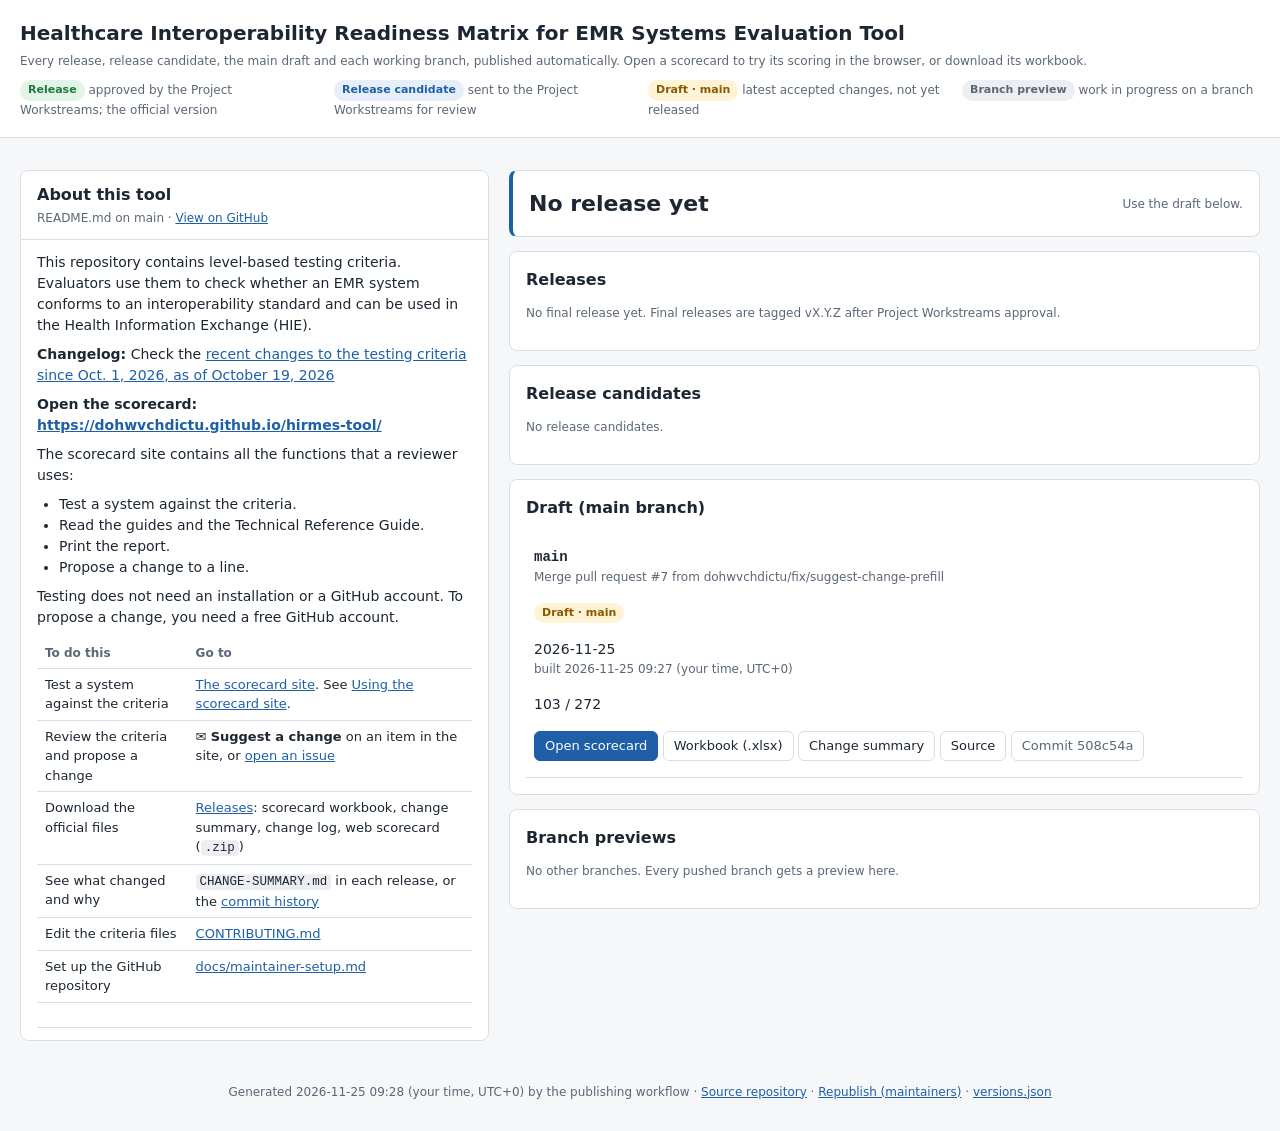
<file: index.html>
<!doctype html>
<!-- SPDX-FileCopyrightText: 2026 Department of Health – Western Visayas Center for Health Development
     SPDX-License-Identifier: GPL-3.0-or-later -->
<html lang="en">
<head>
  <meta name="generated" content="2026-11-25T09:28:17+00:00">
  <meta charset="utf-8">
  <meta name="viewport" content="width=device-width, initial-scale=1">
  <title>Testing Criteria: Published Versions</title>
  <style>
    :root {
      --bg: #f6f7f9; --panel: #fff; --ink: #1d2733; --muted: #5b6776; --line: #d9dee5;
      --accent: #1f5fa8; --accent-soft: #e6eef8; --good: #1e7a3c; --good-soft: #e3f3e8;
      --warn: #8a5a00; --warn-soft: #fff3d6; --bad: #b3261e; --bad-soft: #fbe6e4; --lock-soft: #eceef1;
      --on-accent: #fff;
    }
    @media (prefers-color-scheme: dark) {
      :root { --bg: #12161c; --panel: #1b2129; --ink: #e6e9ee; --muted: #a2acb9; --line: #2e3742;
        --accent: #7fb0ec; --accent-soft: #1d2b3d; --good: #79d095; --good-soft: #17301f;
        --warn: #f2c66b; --warn-soft: #3a2f14; --bad: #f19a92; --bad-soft: #3a1d1b; --lock-soft: #262d36;
        --on-accent: #12161c; }
    }
    * { box-sizing: border-box; }
    body { margin: 0; font: 14px/1.5 system-ui, -apple-system, "Segoe UI", Roboto, sans-serif; background: var(--bg); color: var(--ink); }
    header { background: var(--panel); border-bottom: 1px solid var(--line); }
    .wrap { max-width: 1480px; margin: 0 auto; padding: 18px 20px; }
    h1 { font-size: 20px; margin: 0 0 4px; }
    h2 { font-size: 16px; margin: 0 0 10px; }
    a { color: var(--accent); }
    .muted { color: var(--muted); font-size: 12px; }
    section { background: var(--panel); border: 1px solid var(--line); border-radius: 8px; padding: 16px; margin: 14px 0; overflow-x: auto; }
    .hero { display: flex; justify-content: space-between; align-items: center; gap: 16px; flex-wrap: wrap; border-left: 4px solid var(--accent); }
    .big { font-size: 22px; font-weight: 700; }
    table { width: 100%; border-collapse: collapse; }
    th, td { text-align: left; padding: 8px; border-bottom: 1px solid var(--line); vertical-align: top; }
    th { font-size: 12px; color: var(--muted); font-weight: 600; }
    .num { text-align: right; white-space: nowrap; }
    .ref { font-family: ui-monospace, Consolas, monospace; font-weight: 700; }
    .actions { display: flex; flex-wrap: wrap; gap: 6px; }
    .btn { display: inline-block; padding: 4px 10px; border: 1px solid var(--line); border-radius: 6px; text-decoration: none; color: var(--ink); white-space: nowrap; font-size: 13px; background: var(--panel); }
    .btn:hover { border-color: var(--accent); }
    .btn.primary { background: var(--accent); border-color: var(--accent); color: var(--on-accent); }
    .btn.subtle { color: var(--muted); }
    .btn.warn { color: var(--bad); border-color: var(--bad); }
    .badge { white-space: nowrap; display: inline-block; font-size: 11px; font-weight: 600; padding: 2px 8px; border-radius: 10px; vertical-align: middle; }
    .b-release { background: var(--good-soft); color: var(--good); }
    .b-candidate { background: var(--accent-soft); color: var(--accent); }
    .b-draft { background: var(--warn-soft); color: var(--warn); }
    .b-branch { background: var(--lock-soft); color: var(--muted); }
    .legend { display: grid; grid-template-columns: repeat(auto-fit, minmax(230px, 1fr)); gap: 8px 16px; margin-top: 10px; }
    footer { color: var(--muted); font-size: 12px; text-align: center; padding: 10px 20px 30px; }
    /* Version tables turn into stacked rows when their column is narrow (phone, or beside the README). */
    .versions { container-type: inline-size; min-width: 0; }
    @container (max-width: 760px) { .versions thead { display: none; } .versions tr, .versions td { display: block; border: none; } .versions tr { border-bottom: 1px solid var(--line); padding: 8px 0; } .versions .num { text-align: left; } }
    @media (max-width: 760px) { .versions thead { display: none; } .versions tr, .versions td { display: block; border: none; } .versions tr { border-bottom: 1px solid var(--line); padding: 8px 0; } .versions .num { text-align: left; } }

    /* README card: left column on wide screens (scrolls on its own so the versions stay in view),
       a collapsed bar above the versions on tablets and phones. */
    .readme { background: var(--panel); border: 1px solid var(--line); border-radius: 8px; margin: 14px 0; }
    .readme summary { display: flex; flex-direction: column; gap: 2px; padding: 12px 40px 12px 16px; cursor: pointer; list-style: none; position: relative; min-height: 44px; }
    .readme summary::-webkit-details-marker { display: none; }
    .readme summary::after { content: ""; position: absolute; right: 18px; top: 50%; width: 8px; height: 8px; margin-top: -6px;
      border-right: 2px solid var(--muted); border-bottom: 2px solid var(--muted); transform: rotate(45deg); }
    .readme[open] summary { border-bottom: 1px solid var(--line); }
    .readme[open] summary::after { transform: rotate(-135deg); margin-top: -2px; }
    .readme-title { font-size: 16px; font-weight: 700; }
    .readme summary:focus-visible, .readme-body:focus-visible { outline: 2px solid var(--accent); outline-offset: -2px; border-radius: 8px; }
    .readme-body { padding: 4px 16px 16px; overflow-wrap: break-word; }
    .readme-body h2 { font-size: 16px; margin: 24px 0 8px; padding-top: 12px; border-top: 1px solid var(--line); }
    .readme-body h3 { font-size: 14px; margin: 18px 0 6px; }
    .readme-body :is(h2, h3, h4) { scroll-margin-top: 8px; }
    .readme-body p, .readme-body ul, .readme-body ol { margin: 8px 0; }
    .readme-body ul, .readme-body ol { padding-left: 22px; }
    .readme-body img { display: block; max-width: 100%; height: auto; margin: 10px 0; border: 1px solid var(--line); border-radius: 6px; }
    .readme-body table { display: block; overflow-x: auto; font-size: 13px; margin: 10px 0; }
    .readme-body th, .readme-body td { padding: 6px 8px; }
    .readme-body code { font-family: ui-monospace, Consolas, monospace; font-size: 12.5px; background: var(--lock-soft); padding: 1px 4px; border-radius: 4px; }
    .readme-body pre { background: var(--lock-soft); padding: 10px 12px; border-radius: 6px; overflow-x: auto; }
    .readme-body pre code { background: none; padding: 0; font-size: 12px; }
    @media (min-width: 1100px) {
      .layout.has-readme { display: grid; grid-template-columns: minmax(340px, 5fr) minmax(0, 8fr); gap: 20px; align-items: start; }
      .has-readme .readme { position: sticky; top: 14px; }
      .has-readme .readme summary { cursor: default; padding-right: 16px; }
      .has-readme .readme summary::after { display: none; }
      .has-readme .readme-body { max-height: calc(100vh - 100px); overflow-y: auto; }
    }
  </style>
</head>
<body>
  <header>
    <div class="wrap">
      <h1>Healthcare Interoperability Readiness Matrix for EMR Systems Evaluation Tool</h1>
      <div class="muted">Every release, release candidate, the main draft and each working branch, published automatically. Open a scorecard to try its scoring in the browser, or download its workbook.</div>
      <div class="legend muted">
        <div><span class="badge b-release">Release</span> approved by the Project Workstreams; the official version</div>
        <div><span class="badge b-candidate">Release candidate</span> sent to the Project Workstreams for review</div>
        <div><span class="badge b-draft">Draft · main</span> latest accepted changes, not yet released</div>
        <div><span class="badge b-branch">Branch preview</span> work in progress on a branch</div>
      </div>
    </div>
  </header>
  <main class="wrap layout has-readme">
<details class="readme" id="readme" open><summary><span class="readme-title">About this tool</span><span class="muted">README.md on main · <a href="https://github.com/dohwvchdictu/hirmes-tool/blob/main/README.md">View on GitHub</a></span></summary><div class="readme-body" tabindex="0" role="region" aria-label="About this tool (README)"><p>This repository contains level-based testing criteria. Evaluators use them to check whether an EMR
system conforms to an interoperability standard and can be used in the Health Information Exchange
(HIE).</p>
<p><strong>Changelog:</strong> Check the <a href="#changelog">recent changes to the testing criteria since Oct. 1, 2026, as of October 19, 2026</a></p>
<p><strong>Open the scorecard: <a href="https://dohwvchdictu.github.io/hirmes-tool/">https://dohwvchdictu.github.io/hirmes-tool/</a></strong></p>
<p>The scorecard site contains all the functions that a reviewer uses:</p>
<ul>
<li>Test a system against the criteria.</li>
<li>Read the guides and the Technical Reference Guide.</li>
<li>Print the report.</li>
<li>Propose a change to a line.</li>
</ul>
<p>Testing does not need an installation or a GitHub account. To propose a change, you need a free
GitHub account.</p>
<table>
<thead>
<tr>
<th>To do this</th>
<th>Go to</th>
</tr>
</thead>
<tbody>
<tr>
<td>Test a system against the criteria</td>
<td><a href="https://dohwvchdictu.github.io/hirmes-tool/">The scorecard site</a>. See <a href="#using-the-scorecard-site">Using the scorecard site</a>.</td>
</tr>
<tr>
<td>Review the criteria and propose a change</td>
<td>✉ <strong>Suggest a change</strong> on an item in the site, or <a href="https://github.com/dohwvchdictu/hirmes-tool/issues/new/choose">open an issue</a></td>
</tr>
<tr>
<td>Download the official files</td>
<td><a href="https://github.com/dohwvchdictu/hirmes-tool/releases">Releases</a>: scorecard workbook, change summary, change log, web scorecard (<code>.zip</code>)</td>
</tr>
<tr>
<td>See what changed and why</td>
<td><code>CHANGE-SUMMARY.md</code> in each release, or the <a href="https://github.com/dohwvchdictu/hirmes-tool/commits">commit history</a></td>
</tr>
<tr>
<td>Edit the criteria files</td>
<td><a href="https://github.com/dohwvchdictu/hirmes-tool/blob/main/CONTRIBUTING.md">CONTRIBUTING.md</a></td>
</tr>
<tr>
<td>Set up the GitHub repository</td>
<td><a href="https://github.com/dohwvchdictu/hirmes-tool/blob/main/docs/maintainer-setup.md">docs/maintainer-setup.md</a></td>
</tr>
</tbody>
</table>
<h2 id="requirement-key-words">Requirement key words</h2>
<p>The key words "MUST", "MUST NOT", "REQUIRED", "SHALL", "SHALL NOT", "SHOULD", "SHOULD NOT",
"RECOMMENDED", "MAY", and "OPTIONAL" in this document, in the testing criteria and in the Technical
Reference Guide are to be interpreted as described in
<a href="https://www.rfc-editor.org/rfc/rfc2119">RFC 2119</a>. These words have this meaning only when they
are in capital letters.</p>
<h2 id="using-the-scorecard-site">Using the scorecard site</h2>
<h3 id="1-select-a-version">1. Select a version</h3>
<p>The landing page shows a list of all versions of the criteria. Select <strong>Open scorecard</strong> on the
row that you need.</p>
<p><img alt="Landing page with the versions of the criteria" src="readme/site-landing.png" loading="lazy"></p>
<table>
<thead>
<tr>
<th>Label</th>
<th>Description</th>
<th>Use</th>
</tr>
</thead>
<tbody>
<tr>
<td>Release</td>
<td>The official version. The Project Workstreams approved it.</td>
<td>Practise and prepare for an evaluation. The released workbook is the official, signed record.</td>
</tr>
<tr>
<td>Release candidate</td>
<td>A version that the Project Workstreams review</td>
<td>Review the text that the Project Workstreams must approve.</td>
</tr>
<tr>
<td>Draft · main</td>
<td>The latest accepted changes. They are not released yet.</td>
<td>See the current state of the criteria.</td>
</tr>
<tr>
<td>Branch preview</td>
<td>A proposed change that is not complete</td>
<td>Check a change before a maintainer accepts it.</td>
</tr>
</tbody>
</table>
<p>Each row also has links to the workbook (<code>.xlsx</code>), the change summary and the source of that
version. The yellow bar at the top of each scorecard page shows the version, the branch and the
commit. <em>All published versions</em> opens the landing page again.</p>
<h3 id="2-find-items-on-the-site">2. Find items on the site</h3>
<p><img alt="Search across criteria, terms, registers and documents" src="readme/site-search.png" loading="lazy"></p>
<ul>
<li><strong>Sidebar.</strong> The sidebar has four groups:</li>
<li><em>Overview</em>: Summary, System profile.</li>
<li><em>Levels</em>: one sheet for each level, with its progress.</li>
<li><em>Output</em>: Printed report, Certificate, Verify a certificate.</li>
<li><em>Reference</em>: the Technical Reference Guide, the glossary and the registers.</li>
<li><strong>Search.</strong> Press <code>/</code> or click the search box. You can find a criterion, a term, a register
  entry or a document section.</li>
<li><strong>Terms.</strong> Underlined terms and dotted abbreviations in the criteria open a short definition.</li>
<li><strong>ⓘ.</strong> The ⓘ icon next to a control explains the control: result options, scoring types,
  weights and thresholds.</li>
<li><strong>Links.</strong> Each page and each criterion has its own address (for example <code>#L1/L1-01</code>). You can
  send a link to the exact item.</li>
</ul>
<h3 id="3-test-a-system">3. Test a system</h3>
<ol>
<li>Open a level in the sidebar.</li>
<li>Set the <strong>Result</strong> of each criterion: Met, Not Met, Not Tested or N/A. For some criteria, you
   set a result for each sub-item.</li>
<li>Write the evidence that you checked in the notes box.</li>
</ol>
<p>The scores, the sheet status and the level achieved change immediately when you set a result.</p>
<p><img alt="A criteria sheet with one criterion answered and its evidence noted" src="readme/site-criteria-sheet.png" loading="lazy"></p>
<p>The buttons below each criterion open the <strong>guide drawer</strong>. The guide drawer shows:</p>
<ul>
<li>The items that the developer MUST provide.</li>
<li>How the validator checks the criterion.</li>
<li>The evidence that the criterion requires.</li>
<li>The traces to the FHIR profiles and the registers.</li>
<li>The terms of the criterion.</li>
</ul>
<p>Select <em>Follow</em> to show the guide of each criterion that you click.</p>
<p><img alt="Guide drawer showing the developer's guide for L1-01" src="readme/site-guide-drawer.png" loading="lazy"></p>
<p>Complete the <strong>System profile</strong> (application, product, versions, testing team). Then open the
<strong>Summary</strong> to see all levels together. A level shows LOCKED until the level before it passes. A
system is conformant when Levels 0 to 3 pass and no critical item is Not Met.</p>
<p><img alt="Summary scorecard with the result of each level" src="readme/site-summary.png" loading="lazy"></p>
<h3 id="4-save-print-and-download">4. Save, print and download</h3>
<p>The site keeps your answers, notes and profile <strong>only in this browser</strong>. It saves them while you
type. It does not send data to a server. Use the <strong>Evaluation</strong> menu to keep or share your
answers:</p>
<p><img alt="The Evaluation menu" src="readme/site-evaluation-menu.png" loading="lazy"></p>
<table>
<thead>
<tr>
<th>Menu item</th>
<th>Function</th>
</tr>
</thead>
<tbody>
<tr>
<td>Save evaluation</td>
<td>Downloads the answers, notes and profile as a <code>.json</code> file. Save frequently. Save before you clear the browser or change to a different computer.</td>
</tr>
<tr>
<td>Load evaluation…</td>
<td>Opens a saved <code>.json</code> file on any computer, so that you can continue.</td>
</tr>
<tr>
<td>Print report</td>
<td>Prints the evaluation report. To make a PDF, use the print dialog of the browser.</td>
</tr>
<tr>
<td>Print certificate</td>
<td>Prints the Certificate of Validation (proof of concept, see <a href="#6-certificate-proof-of-concept">step 6</a>).</td>
</tr>
<tr>
<td>Clear answers</td>
<td>Removes all data that this browser keeps for the evaluation.</td>
</tr>
<tr>
<td>Blank workbook (.xlsx)</td>
<td>Downloads the scorecard workbook of this version. You can complete it offline.</td>
</tr>
</tbody>
</table>
<p>The site cannot make a workbook that contains the web answers. Use <em>Save evaluation</em>, or copy the
results into the blank workbook.</p>
<h3 id="5-review-the-criteria-and-propose-a-change">5. Review the criteria and propose a change</h3>
<p>These items have a yellow <strong>✎ Edit</strong> button: each criterion, sheet heading, guide, help text,
glossary term, register entry and Reference section. The button shows the file and the lines that
contain the item. It gives three actions:</p>
<p><img alt="The ✎ Edit menu of criterion L1-02" src="readme/site-edit-menu.png" loading="lazy"></p>
<table>
<thead>
<tr>
<th>Action</th>
<th>Function</th>
<th>Users</th>
</tr>
</thead>
<tbody>
<tr>
<td>✉ Suggest a change</td>
<td>Opens a change request (a GitHub issue). The request already contains the item, its location and its current text. Add the new text and the reason.</td>
<td>Project Workstream members and reviewers. They do not edit files.</td>
</tr>
<tr>
<td>⌗ Show the lines</td>
<td>Opens the source file at those lines, in the version that the page comes from.</td>
<td>All persons who check the source of a text</td>
</tr>
<tr>
<td>✎ Edit on GitHub</td>
<td>Opens the file in the GitHub editor. If you do not have write access, GitHub makes a copy (fork) and a pull request for you.</td>
<td>Editors</td>
</tr>
</tbody>
</table>
<p><em>Jump to a part</em> shows a list of the fields of a criterion: title, weight, critical flag, guides
and sub-items. Each field has its own ✉, so a suggestion can refer to one field. You can also
<a href="https://github.com/dohwvchdictu/hirmes-tool/issues/new/choose">open a change request</a> directly. Then select the type of change:
wording, correction, new criterion, retire or move, or policy change (weight, critical flag,
threshold).</p>
<p>The <strong>Reference</strong> section contains the Technical Reference Guide. The glossary and the registers
(Technical Baseline, sources, FHIR traceability, indicators) are in the related chapters. Each
register entry shows the criteria that use it. Each section and each entry has its own ✎.</p>
<p><img alt="Technical Baseline chapter in the Reference section" src="readme/site-reference.png" loading="lazy"></p>
<p><strong>After you send a request:</strong></p>
<ol>
<li>A maintainer replies to the issue.</li>
<li>If the maintainer accepts the change, the maintainer makes the change on a branch.</li>
<li>The branch gets its own <em>Branch preview</em> on the landing page. You can check the change there.</li>
<li>After the merge, the change is in <em>Draft · main</em>.</li>
<li>The change summary of the next release candidate for the Project Workstreams shows the change.</li>
</ol>
<h3 id="6-certificate-proof-of-concept">6. Certificate (proof of concept)</h3>
<p><em>Output › Certificate</em> prints a Certificate of Validation from the System Profile and the results.
The page shows a list of the missing items. Until all items are complete, the certificate prints
as a SPECIMEN.</p>
<p>The QR code of the certificate opens <em>Verify a certificate</em>. This page compares the number and the
fingerprint with the register of issued certificates.</p>
<p>This function is a proof of concept for discussion. It is not an official DOH certificate. See
<a href="https://github.com/dohwvchdictu/hirmes-tool/blob/main/CONTRIBUTING.md#certificates">CONTRIBUTING.md</a>.</p>
<p><img alt="Certificate page listing the open items" src="readme/site-certificate.png" loading="lazy"></p>
<h2 id="about-this-repository">About this repository</h2>
<p>The criteria are plain text files. The build scripts make all outputs from these files. Thus you
make a change in one location, and all output files stay the same. The remaining part of this
README is for maintainers and editors.</p>
<h3 id="contents-of-this-repository">Contents of this repository</h3>
<pre><code>criteria/            one YAML file for each criterion, in a folder for each sheet (L0, L1, L2A to L2D, L3, L4)
criteria/sheets.yaml sheet titles, introductions and the display order of the criteria
criteria/profile.yaml              sections, fields and choices of the System Profile form
criteria/certificate.yaml          wording, signatories and logos of the Certificate of Validation (proof of concept)
criteria/certificates-issued.yaml  register of issued certificates (the QR code verification uses it)
criteria/retired-legacy.yaml  IDs retired before this repository existed (reserved)
scoring.yaml         pass thresholds, level gating and the Project Workstreams approval record
registers/           Technical Baseline (TB-), sources (SRC-), FHIR traceability (TR-), indicators (IND-),
                     glossary, abbreviations, ID prefixes, and form-help.yaml (the ⓘ help in the web scorecard)
schema/              rules for each YAML file
templates/           workbook layout for the scorecard
scripts/             check, build, publish and change-summary scripts (import_rev9.py: the one-time Rev 9 import)
tool/                web scorecard (static page), certificate code (cert.js), letterhead images (img/)
                     and landing page template
tests/               round-trip, scoring and certificate tests
docs/                Technical Reference Guide (text, with tables from registers/, see docs/README.md)
                     and the one-time GitHub setup (maintainer-setup.md)
.github/             workflows (check, publish, release) and issue templates (change request, certificate record)
</code></pre>
<h3 id="how-the-build-makes-the-outputs">How the build makes the outputs</h3>
<table>
<thead>
<tr>
<th>Output</th>
<th>Made by</th>
<th>When</th>
</tr>
</thead>
<tbody>
<tr>
<td>Scorecard workbook (<code>.xlsx</code>)</td>
<td><code>scripts/build_xlsx.py</code></td>
<td>At each push and at each release. Download it from the workflow run or from the Evaluation menu of the web scorecard.</td>
</tr>
<tr>
<td>Web scorecard and landing page</td>
<td><code>scripts/build_web.py</code> (with <code>scripts/build_reference.py</code> for the glossary, registers and documents), <code>scripts/publish.py</code></td>
<td>At each push to a branch or tag (GitHub Pages, <code>gh-pages</code> branch). Each release also contains a <code>.zip</code> of the scorecard.</td>
</tr>
<tr>
<td>Printed report and certificate (PDF)</td>
<td>The web scorecard: Output › Printed report and Output › Certificate in the sidebar, or the Evaluation menu. The certificate is a proof of concept, see <a href="https://github.com/dohwvchdictu/hirmes-tool/blob/main/CONTRIBUTING.md#certificates">CONTRIBUTING.md</a>.</td>
<td>When a user prints from an evaluation</td>
</tr>
<tr>
<td>Change summary</td>
<td><code>scripts/change_summary.py</code></td>
<td>At each release (compared with the previous release)</td>
</tr>
<tr>
<td>Change log</td>
<td>git-cliff, from commit messages</td>
<td>At each release</td>
</tr>
</tbody>
</table>
<p>The web scorecard also contains the glossary, the registers and the documents:</p>
<ul>
<li>A term in the criteria opens a short popover.</li>
<li>Each criterion has a guide drawer (Developer, Validator, Evidence, Traces, Terms).</li>
<li>The Reference tab and the search box (press <code>/</code>) open each register entry and each document
  chapter.</li>
</ul>
<p>To edit these items, see
<a href="https://github.com/dohwvchdictu/hirmes-tool/blob/main/CONTRIBUTING.md#help-terms-and-documents-in-the-web-scorecard">CONTRIBUTING.md</a>.</p>
<p>Each file contains its version, branch and commit. Thus you can find the source of a printed copy.</p>
<h3 id="proposed-versioning">Proposed versioning</h3>
<ul>
<li>The first release from this repository is <strong>Revision 1</strong> (<code>v1.0.0</code>). The legacy revisions
  (Rev 3 to Rev 9) were made outside the repository. The Rev 9 content is the starting content of
  this repository.</li>
<li>A draft for review by the Project Workstreams is a release candidate: <code>v1.0.0-rc1</code>,
  <code>v1.0.0-rc2</code>, and so on.</li>
<li>A new revision increases the major version (<code>v2.0.0</code>).</li>
<li>A text clarification that does not change the scores increases the minor version (<code>v1.1.0</code>).</li>
<li>A correction to a released version increases the patch version (<code>v1.0.1</code>).</li>
<li>The released workbook is the official, signed record. The web scorecard is a tool for review
  and practice.</li>
</ul>
<h3 id="run-it-locally">Run it locally</h3>
<pre><code class="language-bash">python -m pip install -r requirements.txt
python scripts/check.py --counts        # validate all files and print the Count Register
python scripts/build_xlsx.py            # writes dist/testing-criteria-scorecard-&lt;version&gt;.xlsx
python scripts/build_web.py             # writes site/
python -m http.server -d site 8000      # open http://localhost:8000
python tests/test_roundtrip.py          # workbook rows match the YAML
python tests/test_certificate.py        # certificate fingerprints and QR codes (needs Node.js; pip install qrcode for the full QR check)
python tests/test_scoring.py            # workbook and web give the same results (needs LibreOffice and Node.js)
python scripts/change_summary.py        # changes in the criteria since the previous tag
</code></pre>
<h2 id="changelog">Changelog</h2>
<p>This list shows the changes to the testing criteria since the draft revision of October 1, 2026.
That draft was presented at the Aklan Health Information Exchange Pre-Deployment Workshop for the
2027 Roll-Out, at the DOH Central Office.</p>
<p>In this list, "affects scoring" marks a change that can change the score of an evaluation.</p>
<h3 id="criteria-added">Criteria added</h3>
<ul>
<li><strong>TS0</strong>: Add TS0-05, international code systems (SNOMED CT, LOINC, ICD-10) valid on the DOH terminology server (Count 3, W2) <em>(affects scoring)</em></li>
<li><strong>TS0</strong>: Add TS0-06, national registries PSGC ★, NHFR ★ and NHWR. They come from rev2 TS0-01.1 to TS0-01.3. NHFR also contains L4-09. (Count 3, critical through ★, W2) <em>(affects scoring)</em></li>
<li><strong>TS0</strong>: Add TS0-07, patient identifiers PhilHealth ID ★ and PhilSys ★. The EMR validates the format and rejects malformed values. Moved from L4-07, Connectathon Issue #5. (Count 2, critical, W2) <em>(affects scoring)</em></li>
<li><strong>TS0</strong>: Add TS0-08, OPTIONAL DSWD household or beneficiary ID (SRC-15) (Binary, information only, W0) <em>(affects scoring)</em></li>
<li><strong>TS0-01</strong>: Add the required bindings civil status (MaritalStatus) ★ and next-of-kin relationship ★ as TS0-01.3 and TS0-01.4 <em>(affects scoring)</em></li>
<li><strong>TS0-02</strong>: Add TS0-02.3 Priority ★ (EReferralPriority: routine / urgent / stat). Task status moves to TS0-02.5 ★. <em>(affects scoring)</em></li>
<li><strong>L1-05</strong>: Add L1-05.5, privacy by design and privacy by default: data minimisation, retention, secure disposal (TB-11, NPC Circular 2023-06) <em>(affects scoring)</em></li>
<li><strong>TS1</strong>: Add TS1-01, referring facility details (Count 5, 1 ★ NHFR code, W2) <em>(affects scoring)</em></li>
<li><strong>TS1</strong>: Add TS1-02, receiving facility details (Count 3, 1 ★ NHFR code, W2) <em>(affects scoring)</em></li>
<li><strong>TS1</strong>: Add TS1-03, referring practitioner and care navigator, linked as requester (Count 4, 2 ★: role, and the new TS1-03.4 requester link, W2) <em>(affects scoring)</em></li>
<li><strong>TS1</strong>: Add TS1-04, patient demographics and identifiers (Count 9, 3 ★: PhilSys, PhilHealth, sex. Adds TS1-04.9 PWD registration. W2) <em>(affects scoring)</em></li>
<li><strong>TS1</strong>: Add TS1-05, accompanied by / next of kin, as Patient.contact or ERefRelatedPerson (TR-022) (Binary, W1) <em>(affects scoring)</em></li>
<li><strong>TS1</strong>: Add TS1-06, referral request details (Count 6, 4 ★: referral category, new priority, reason for referral, new ServiceRequest links. Adds TS1-06.6 fixed values intent / status. W2) <em>(affects scoring)</em></li>
<li><strong>TS1</strong>: Add TS1-07, chief complaint, working impression ★ and clinical history (Count 3, W2) <em>(affects scoring)</em></li>
<li><strong>TS1</strong>: Add TS1-08, vital signs with LOINC code, vital-signs category and UCUM unit (Count 6, 1 ★ blood pressure panel, W2) <em>(affects scoring)</em></li>
<li><strong>TS1</strong>: Add TS1-09, laboratory result attachment (Binary, W1) <em>(affects scoring)</em></li>
<li><strong>TS1</strong>: Add TS1-10, treatment given before referral (Binary, W1) <em>(affects scoring)</em></li>
<li><strong>TS1</strong>: Add TS1-11, professional signature and its date / time (Count 2, W1) <em>(affects scoring)</em></li>
<li><strong>TS1</strong>: Add TS1-12, referral tracking Task: status requested ★, focus to ServiceRequest ★, requester / owner, authoredOn (Count 4, W2) <em>(affects scoring)</em></li>
<li><strong>TS1</strong>: Add TS1-13, referral linked to the referring encounter (Binary, W1) <em>(affects scoring)</em></li>
<li><strong>TS1</strong>: Add TS1-14, time called, for information (Binary, W0) <em>(affects scoring)</em></li>
<li><strong>TS1</strong>: Add TS1-15, mode of transportation, for information (Binary, W0) <em>(affects scoring)</em></li>
<li><strong>TS1</strong>: Add TS1-16, patient matching: three referrals use one existing Patient again. Moved from L4-08. (Count 3, all ★, critical, W2) <em>(affects scoring)</em></li>
<li><strong>TS1-T.03</strong>: Add RelatedPerson (N/A if the EMR uses Patient.contact) to the meta.profile check. The check now has 13 resources (was 12). Procedure becomes MedicationAdministration or Procedure. <em>(affects scoring)</em></li>
<li><strong>TS2</strong>: Add TS2-01, the receiving facility finds new referrals without typing an ID (new key for TS2-T.01) (Binary, critical, W2) <em>(affects scoring)</em></li>
<li><strong>TS2</strong>: Add TS2-02, referring and receiving facility details (Count 7, 2 ★, W2) <em>(affects scoring)</em></li>
<li><strong>TS2</strong>: Add TS2-03, referring practitioner and care navigator (Count 3, 1 ★, W2) <em>(affects scoring)</em></li>
<li><strong>TS2</strong>: Add TS2-04, patient demographics and identifiers (Count 11, 3 ★, W2) <em>(affects scoring)</em></li>
<li><strong>TS2</strong>: Add TS2-05, referral request details (Count 4, 3 ★, W2) <em>(affects scoring)</em></li>
<li><strong>TS2</strong>: Add TS2-06, clinical findings (Count 4, 1 ★, W2) <em>(affects scoring)</em></li>
<li><strong>TS2</strong>: Add TS2-07, vital signs, value and unit (Count 6, 1 ★, W2) <em>(affects scoring)</em></li>
<li><strong>TS2</strong>: Add TS2-08, laboratory attachment received and shown with the referral (Binary, W1) <em>(affects scoring)</em></li>
<li><strong>TS2</strong>: Add TS2-09, treatment given and professional signature (Count 3, W1) <em>(affects scoring)</em></li>
<li><strong>TS2</strong>: Add TS2-10, the receiving practitioner / care navigator is separate from the referring practitioner (Count 4, 2 ★ including the new TS2-10.4, W2) <em>(affects scoring)</em></li>
<li><strong>TS2</strong>: Add TS2-11, the receiving response updates the Task: received ★, accepted ★ (new), rejected with reason, completed (new) (Count 4, W2) <em>(affects scoring)</em></li>
<li><strong>TS2</strong>: Add TS2-12, the referring facility shows the status changes (new key for TS2-T.02) (Binary, critical, W2) <em>(affects scoring)</em></li>
<li><strong>TS2</strong>: Add TS2-13, the EMR records a time stamp for each status change and keeps it: requested ★, received ★, accepted / rejected ★, completed ★. Moved from L4-06. (Count 4, critical, W2) <em>(affects scoring)</em></li>
<li><strong>TEC</strong>: Add TEC-08, encryption at rest (TB-03) and salted adaptive password hashes (TB-04) (Binary, W2) <em>(affects scoring)</em></li>
<li><strong>TEC</strong>: Add TEC-09, access boundaries: failed log-ins, cross-facility access, privilege escalation (Count 5, 3 ★, critical, W2) <em>(affects scoring)</em></li>
<li><strong>TEC</strong>: Add TEC-10, log-out, expiry and revocation end sessions and accounts (Count 3, W2) <em>(affects scoring)</em></li>
<li><strong>TEC</strong>: Add TEC-11, error messages, client code and logs do not show secrets or more patient data than necessary (Count 3, W1) <em>(affects scoring)</em></li>
<li><strong>TEC</strong>: Add TEC-12, users cannot change the audit log through the application, and the audit log records security events (Count 4, W2) <em>(affects scoring)</em></li>
<li><strong>TEC</strong>: Add TEC-13, outgoing connections verify certificates, and exposed APIs have protection against abuse (Count 2, W1) <em>(affects scoring)</em></li>
<li><strong>TEC</strong>: Add TEC-14, independent vulnerability assessment of the version under test, with no unresolved critical or high findings (Binary, W1) <em>(affects scoring)</em></li>
<li><strong>TS3</strong>: Add TS3-01, the EMR does not show a referral without an IG-mandatory element as sent. It shows the reason and accepts the corrected referral. (Count 3, all ★, critical, W2) <em>(affects scoring)</em></li>
<li><strong>TS3</strong>: Add TS3-02, the EMR prevents malformed values, or handles the SHR rejection without data loss (Count 3, W1) <em>(affects scoring)</em></li>
<li><strong>TS3</strong>: Add TS3-03, the EMR prevents or handles references to a facility, practitioner or patient that does not exist (Count 2, W1) <em>(affects scoring)</em></li>
<li><strong>TS3</strong>: Add TS3-04, a double submission leaves only one referral on the SHR (Count 2, all ★, critical, W2) <em>(affects scoring)</em></li>
<li><strong>TS3</strong>: Add TS3-05, connection loss: no data loss, and the EMR sends the referral after recovery. Contains TEC-06. (Count 3, 2 ★, critical, W2) <em>(affects scoring)</em></li>
<li><strong>TS3</strong>: Add TS3-06, a partial failure leaves no half-saved referral and no false success (Count 2, all ★, critical, W2) <em>(affects scoring)</em></li>
<li><strong>TS3</strong>: Add TS3-07, graceful degradation when the terminology server or a registry is not available. The EMR does not invent codes. (Count 2, W1) <em>(affects scoring)</em></li>
<li><strong>TS3</strong>: Add TS3-08, the EMR reports a rejected or expired system credential clearly and does not silently drop data (Binary, W1) <em>(affects scoring)</em></li>
<li><strong>TS3</strong>: Add TS3-09, retrieval at the receiving side during an SHR outage: no referral missed, no referral shown two times (Count 3, W2) <em>(affects scoring)</em></li>
<li><strong>L3</strong>: Add L3-16, top morbidity (working impression) counted and ranked correctly. Replaces the untitled rev2 row "Top Morbidity caes being referred", which had no score. (Count 4, W1) <em>(affects scoring)</em></li>
<li><strong>L3</strong>: Add L3-17, month boundary: referrals go to the correct reporting period (IND-01) (Count 3, W1) <em>(affects scoring)</em></li>
<li><strong>L3</strong>: Add L3-18, duplicate and cancelled referrals counted by the indicator rules (IND-02, IND-03) (Count 2, W2) <em>(affects scoring)</em></li>
<li><strong>L3</strong>: Add L3-19, a new run shows late status changes, and turnaround time uses the correct time stamps (IND-04, IND-08) (Count 3, W1) <em>(affects scoring)</em></li>
<li><strong>L3</strong>: Add L3-20, combined filters give the expected counts (Count 3, W1) <em>(affects scoring)</em></li>
<li><strong>L3</strong>: Add L3-21, exported totals are equal to the totals on the screen and to the expected values (Binary, W1) <em>(affects scoring)</em></li>
</ul>
<h3 id="criteria-retired-moved-or-merged">Criteria retired, moved or merged</h3>
<ul>
<li><strong>TS1</strong>: Retire TS1-1.01 to TS1-1.45. Their content is now in TS1-01 to TS1-16, with fields as sub-items (cross-walk §6.4). <em>(affects scoring)</em></li>
<li><strong>TS1</strong>: Merge the duplicate rows TS1-1.38, TS1-1.39 and TS1-1.40 into TS1-03.1, TS1-03.3 and TS1-03.2 <em>(affects scoring)</em></li>
<li><strong>TS1</strong>: Remove TS1-1.14 Action Point: Received and TS1-1.15 Referred (Forwarded). The referring EMR now sets Task requested (TS1-12.1 ★). <em>(affects scoring)</em></li>
<li><strong>TS1</strong>: Move TS1-1.22 Age (computed) to the display check at the receiving side, TS2-04.5 <em>(affects scoring)</em></li>
<li><strong>TS2</strong>: Retire TS2-2.01 to TS2-2.44 and TS2-T.01 to TS2-T.03. Their content is now in TS2-01 to TS2-13 (cross-walk §6.5). <em>(affects scoring)</em></li>
<li><strong>TS2</strong>: Remove TS2-2.16 Time Called. The receiving side does not check it now (information only in TS1-14). <em>(affects scoring)</em></li>
<li><strong>TS2</strong>: Remove TS2-2.18 Referred (Forwarded) as a receiving-side status. Onward referral is in TS1-T.04 / L4-10. <em>(affects scoring)</em></li>
<li><strong>TEC</strong>: Move TEC-06 downtime handling to TS3-05. TS3-05 also tests retry and duplication. <em>(affects scoring)</em></li>
<li><strong>L4</strong>: Move L4-06 status time stamps to TS2-13 (fundamental, now critical in Level 2) <em>(affects scoring)</em></li>
<li><strong>L4</strong>: Move L4-07 identifier format validation to TS0-07 (Connectathon Issue #5. The number is not used again.) <em>(affects scoring)</em></li>
<li><strong>L4</strong>: Move L4-08 patient de-duplication to TS1-16 (fundamental, now critical in Level 2) <em>(affects scoring)</em></li>
<li><strong>L4</strong>: Merge L4-09 NHFR-sourced facility data into TS0-06.2 ★ <em>(affects scoring)</em></li>
<li><strong>L4</strong>: Retire L4-12 Inferno / official conformance suite until an official PHeReF test kit is available. Inferno is now accepted evidence in TS1-T.02. <em>(affects scoring)</em></li>
<li><strong>L4</strong>: Retire L4-13 SMART on FHIR launch (maturity target outside the current scope) <em>(affects scoring)</em></li>
</ul>
<p><code>retired-legacy.yaml</code> records only TEC-06 and L4-06 to L4-13. It does not record the TS1-1.xx,
TS2-2.xx and TS2-T.xx ranges (audit §10, item 1).</p>
<h3 id="policy-thresholds-weights-critical-flags">Policy (thresholds, weights, critical flags)</h3>
<ul>
<li><strong>2A</strong>: Decrease the TS0 pass threshold from 100% to 85%. Critical items and ★ sub-items MUST still be Met. <em>(affects scoring)</em></li>
<li>Add ★ critical sub-items (<code>critical: subs</code>). A criterion fails critically when a ★ sub-item is Not Met or N/A. <em>(affects scoring)</em></li>
<li>Extend the pass rule: each critical item and each ★ sub-item MUST be Met. <em>(affects scoring)</em></li>
<li>For a Conformant result, Levels 0 to 3 MUST pass and no critical item can be Not Met. The DOH issues a certificate only for a Conformant result. <em>(affects scoring)</em></li>
<li>Add the threshold policy status Proposed / Approved. While the status is Proposed, a Conformant result shows as PROVISIONAL.</li>
<li>Add the all-or-nothing scoring type <em>(affects scoring)</em></li>
<li>Add information-only items with weight 0: TS0-08, TS1-14, TS1-15, L3-12. Rev2 had one such item, TS1-1.43. <em>(affects scoring)</em></li>
<li><strong>L1-02</strong>: Change the scoring from Count to All-or-nothing. A manual without one of the sections gets 0%. Rev2 gave partial credit, for example 5/7 = 71%. <em>(affects scoring)</em></li>
<li><strong>L1-04</strong>: Decrease the tiers from three to two. The tier depends on how patient details get to the referral. A standalone system that receives patient details automatically gets 100% (was 75%). Manual encoding stays at 50%. <em>(affects scoring)</em></li>
<li><strong>L3-12</strong>: Change the weight from 1 to 0 (information only) until the DOH sets a time limit for the recommendation of the consultant. Polling, push or IOL notification is accepted. Recording is OPTIONAL. <em>(affects scoring)</em></li>
<li><strong>TS0-01, TS0-02</strong>: Make them critical, with all sub-items ★ <em>(affects scoring)</em></li>
<li><strong>TS0-07, TS1-16</strong>: Make identifier format validation and patient de-duplication critical. They were W1 and not critical in Level 4. <em>(affects scoring)</em></li>
<li><strong>TS1, TS2</strong>: Make Reason for Referral critical as TS1-06.4 ★ and TS2-05.4 ★ (was W1 in TS1-1.18 and TS2-2.15) <em>(affects scoring)</em></li>
<li><strong>TS1, TS2</strong>: Make Priority critical as TS1-06.3 ★ and TS2-05.3 ★. Rev2 had no equivalent. TR-025 IG discrepancy, TDG to confirm. <em>(affects scoring)</em></li>
<li><strong>TS2</strong>: Make Date &amp; Time Received critical as TS2-13.2 ★ (was TS2-2.44, W1) <em>(affects scoring)</em></li>
<li><strong>TS1, TS2</strong>: Change blood pressure from a critical Count criterion with 4 sub-items to one ★ sub-item (TS1-08.1, TS2-07.1) <em>(affects scoring)</em></li>
<li><strong>TS1-14</strong>: Change Time Called to information only, W0 (was TS1-1.07, W1) <em>(affects scoring)</em></li>
</ul>
<h3 id="corrections">Corrections</h3>
<ul>
<li><strong>TS1-06.2</strong>: Map Referral Category to ServiceRequest.category, SNOMED CT 73770003 Emergency / 440655000 Outpatient (was ServiceRequest.priority)</li>
<li><strong>TS1-06.4</strong>: Map Reason for Referral to ServiceRequest.reasonCode (was ServiceRequest.category)</li>
<li><strong>TS1-10</strong>: Map Treatment Given to MedicationAdministration or Procedure (was Procedure.note) (TR-035)</li>
<li><strong>TS1-03.3</strong>: Map the referring care navigator to a separate PractitionerRole, N/A if the facility assigns no care navigator (was a second Practitioner.name) (TR-011, TDG to confirm)</li>
<li><strong>TS2-10.2</strong>: Map the receiving care navigator to Task.owner, N/A if the facility assigns no care navigator</li>
<li><strong>TS1-14</strong>: Map Time Called to ServiceRequest.occurrence[x]. It was Task.authoredOn, which is now the date / time sent in TS1-12.4. (TR-043, TDG to confirm)</li>
<li><strong>TS1-13</strong>: Clarify the Encounter mapping as ServiceRequest.encounter to ERefEncounter (TR-042)</li>
<li><strong>TS1-07.2</strong>: Code the working impression in ICD-10 by DOH decision (TR-031. The IG binding is "example". TDG to confirm.)</li>
<li><strong>TS2-04.5</strong>: Check Age as calculated from the birth date on the day of testing. Rev2 mapped Age to birthDate as a TS1 field.</li>
<li><strong>TS1, TS2</strong>: Replace the Action Point model with the Task status sequence. The referring EMR sets requested (TS1-12). Then the receiving EMR sets received, accepted or rejected, and completed (TS2-11). Each status has a time stamp (TS2-13). <em>(affects scoring)</em></li>
<li><strong>TS1-T.04</strong>: Require Task referred-onward, a new ServiceRequest that replaces the earlier one, and a change to the status of the earlier one. Rev2 required only the status change. (TR-049)</li>
<li><strong>TS2-11.3</strong>: Change "decline / redirect with a reason" to "rejected with reason" (Task.status rejected + statusReason). The criterion does not name redirect now.</li>
<li><strong>TS1</strong>: Remove the prescribed HTTP verbs (PUT / POST). The vendor MAY use any create or update method.</li>
<li><strong>TS1, TS2</strong>: Accept any one form of server-side evidence: IOL log (for example OpenHIM), Inferno / official validator report, or raw FHIR request / response captured during the session. Rev2 required a validator GET / $validate with resource ID and screenshot.</li>
<li><strong>TS1-T.01</strong>: Remove "as one transaction". A transaction Bundle is RECOMMENDED. The interactions declared in L1-03 are accepted. The result is Met if each resource gets HTTP 200 / 201.</li>
<li><strong>TS1-T.02</strong>: Accept Inferno, and the validator report of the developer on the same payload, made during the session</li>
<li><strong>TS0</strong>: Values MUST match the official value set or registry. The vendor MAY get them by runtime look-up, scheduled sync or cached copy. Rev2 did not permit hardcoded values. The configured endpoint MUST be the DOH HIE terminology server. The evidence is $expand / $validate-code.</li>
<li><strong>TS0-03</strong>: Accept, as an alternative to prevention, an EMR that shows the SHR rejection and lets the user correct and send again. The evidence MUST show the rejected and the corrected submission. (Connectathon Issue #25)</li>
<li><strong>L1-02</strong>: Check only the content. The vendor MAY select the titles, order and format of the manual.</li>
<li><strong>L1-04</strong>: Accept a high-level diagram and any integration method. Demonstrate with the Test Data patient: name, birth date, sex, PhilSys, PhilHealth, address and contact appear without typing them again.</li>
<li><strong>L1-05</strong>: Map each topic to the Technical Baseline TB items, or give the reason for an equivalent control</li>
<li><strong>L1-04, L1-05, TEC-07</strong>: Accept any one evidence option: full document, redacted version with signed attestation, independent certification, or a view-only presentation recorded as "sighted". The evaluation never requires source code, keys or credentials.</li>
<li><strong>TEC-01</strong>: Require TLS 1.2 or higher, strong cipher suites and a valid certificate on each endpoint (TB-01, TB-02). A TLS scan verifies them. The evidence is a scan report for each endpoint (was a certificate screenshot).</li>
<li><strong>TEC-02</strong>: Add the TB-05 account protection tests (short password, repeated failed log-ins). Any identity method is accepted.</li>
<li><strong>TEC-04</strong>: Require the TB-08 audit fields. The vendor MAY select the storage format.</li>
<li><strong>TEC-05</strong>: Accept a session lock with re-authentication as an alternative to log-out. The default idle period MUST NOT be more than the TB-06 value.</li>
<li><strong>TEC-07</strong>: Accept a dated restore-test record, or a backup report from the provider with signed attestation, as an alternative to a live restore demonstration (TB-09)</li>
<li><strong>L3-01</strong>: Check the printed form by 6 sections, not by 44 fields. Add a referral status section. A section is Met only when each field in it prints correctly. <em>(affects scoring)</em></li>
</ul>
<h3 id="text-and-guides">Text and guides</h3>
<ul>
<li><strong>L0-01</strong>: Change "use in the LHIE" to "use in the HIE"</li>
<li><strong>L0-02, L1-01, L3-02, L3-10, L3-13</strong>: Change CHD to DOH in the criterion text and purpose</li>
<li><strong>L0-05, L0-06</strong>: Change "Regional SCIV Team" to "Regional Validation Team"</li>
<li><strong>L0-03</strong>: Change "System Profile" to "System Profile Sheet"</li>
<li><strong>TS0</strong>: Rename the sheet from "TS0 Terminology Server Validation" to "TS0 Terminology &amp; Registry Validation" (tab L2-A TS0-Terminology); intro names the official source per concept (SRC-01 to SRC-15) and drops the 100% default</li>
<li><strong>TS1</strong>: Drop "(PUT / POST)" from the sheet title (tab L2-B TS1-Submission); intro groups fields by FHIR resource and lists the evidence options</li>
<li><strong>TS2</strong>: Retitle the sheet "eReferral Retrieval and Status Update by Receiving Facility", dropping "(GET; PUT for Task status)" (tab L2-C TS2-Retrieval)</li>
<li><strong>2D</strong>: Retitle the sheet "Security, Reliability &amp; Exception Handling" (tab L2-D System Resilience); intro adds outcome-based testing against TB-01 to TB-14, black-box testing and a not-a-VAPT disclaimer</li>
<li><strong>L4</strong>: Label sections Core-track (L4-01, L4-02, L4-10) and Maturity (L4-03, L4-04, L4-05, L4-11); intro replaces the Connectathon gap text</li>
<li><strong>L3-03</strong>: Rename section "Aggregated Data" to "Accuracy"; cite calculation rules IND-01, IND-02</li>
<li><strong>L3-04 to L3-10</strong>: Add the governing calculation rule to each validator's guide (IND-05 to IND-09)</li>
<li><strong>L3-14</strong>: Note that export totals are reconciled in L3-21</li>
<li><strong>L4-05</strong>: Point the lab file to TS1-09</li>
<li><strong>TS0-04</strong>: Allow a local translation in addition to, not instead of, the official display text</li>
<li><strong>TS1</strong>: Mark addresses as PSGC-coded (TS1-01.4, TS1-02.3, TS1-04.7); relabel "Temperature" and "Weight" as "Body temperature" and "Body weight"</li>
<li><strong>TS2-06.4</strong>: Relabel "Encounter (FHIR Requirement)" as "Referring encounter context (date / type of visit)"</li>
<li>Add Observer to the validation role of every TS0 criterion, L1-04, L1-05, TEC-02 to TEC-05, L4-01 to L4-05 and L4-11</li>
<li>Drop the default weight guidance ("critical items 2, others 1") from the Instructions; weights are set per criterion (0 to 3)</li>
</ul></div></details>
<script>
  /* The README is always open beside the versions on wide screens; on tablets and phones it starts
     collapsed, and opens by itself when a link points inside it (e.g. #changelog). */
  (function () {
    var d = document.getElementById("readme"); if (!d) return;
    var s = d.querySelector("summary"), wide = window.matchMedia("(min-width: 1100px)");
    var target = function () {
      var id = ""; try { id = decodeURIComponent(location.hash.slice(1)); } catch (e) {}
      var t = id && document.getElementById(id); return t && d.contains(t) ? t : null;
    };
    var fit = function () { d.open = wide.matches || !!target(); s.tabIndex = wide.matches ? -1 : 0; };
    fit();
    if (wide.addEventListener) wide.addEventListener("change", fit); else wide.addListener(fit);
    s.addEventListener("click", function (ev) { if (wide.matches) ev.preventDefault(); });
    window.addEventListener("hashchange", function () { var t = target(); if (t) { d.open = true; t.scrollIntoView(); } });
  })();
</script>
    <div class="versions">
<section class="hero"><div class="big">No release yet</div><div class="muted">Use the draft below.</div></section><section><h2>Releases</h2><p class="muted">No final release yet. Final releases are tagged vX.Y.Z after Project Workstreams approval.</p></section><section><h2>Release candidates</h2><p class="muted">No release candidates.</p></section><section><h2>Draft (main branch)</h2><table><thead><tr><th>Version / branch</th><th>Type</th><th>Date</th><th class="num">Criteria / sub-items</th><th>Open or download</th></tr></thead><tbody><tr><td><span class="ref">main</span><div class="muted">Merge pull request #7 from dohwvchdictu/fix/suggest-change-prefill</div></td><td><span class="badge b-draft">Draft · main</span></td><td>2026-11-25<div class="muted">built <time datetime="2026-11-25T09:27:55+00:00">2026-11-25 17:27 PHT</time></div></td><td class="num">103 / 272</td><td class="actions"><a class="btn primary" href="draft/">Open scorecard</a> <a class="btn" href="draft/testing-criteria-scorecard-unreleased-draft.xlsx" download>Workbook (.xlsx)</a> <a class="btn" href="draft/CHANGE-SUMMARY.md">Change summary</a> <a class="btn" href="https://github.com/dohwvchdictu/hirmes-tool/tree/main">Source</a> <a class="btn subtle" href="https://github.com/dohwvchdictu/hirmes-tool/commit/508c54a">Commit 508c54a</a></td></tr></tbody></table></section><section><h2>Branch previews</h2><p class="muted">No other branches. Every pushed branch gets a preview here.</p></section>
    </div>
  </main>
  <footer>
    Generated <time datetime="2026-11-25T09:28:17+00:00">2026-11-25 17:28 PHT</time> by the publishing workflow ·
    <a href="https://github.com/dohwvchdictu/hirmes-tool">Source repository</a> ·
    <a href="https://github.com/dohwvchdictu/hirmes-tool/actions/workflows/publish.yml">Republish (maintainers)</a> ·
    <a href="versions.json">versions.json</a>
  </footer>
<script>
  /* The landing page may come from the browser cache (GitHub Pages allows 10 minutes). versions.json is
     fetched fresh: if the list was regenerated since, reload once to show the new versions. */
  /* Show times in the reader's own time zone (the page is generated with PH time). */
  (function () {
    var p = function (n) { return (n < 10 ? "0" : "") + n; };
    var zone = ""; try { zone = Intl.DateTimeFormat().resolvedOptions().timeZone || ""; } catch (e) {}
    document.querySelectorAll("time[datetime]").forEach(function (t) {
      var d = new Date(t.getAttribute("datetime")); if (isNaN(d)) return;
      var off = -d.getTimezoneOffset(), oh = Math.floor(Math.abs(off) / 60), om = Math.abs(off) % 60;
      var utc = "UTC" + (off >= 0 ? "+" : "−") + oh + (om ? ":" + p(om) : "");
      t.textContent = d.getFullYear() + "-" + p(d.getMonth() + 1) + "-" + p(d.getDate()) + " " + p(d.getHours()) + ":" + p(d.getMinutes()) +
        " (" + (zone === "Asia/Manila" ? "PH time, " : "your time, ") + utc + ")";
      t.title = "Shown in your time zone";
    });
  })();
  (function () {
    var mine = document.querySelector('meta[name="generated"]').content;
    fetch("versions.json?t=" + Date.now(), { cache: "no-store" }).then(function (r) { return r.ok ? r.json() : null; }).then(function (v) {
      if (!v || !v.generated || v.generated === mine) return;
      var key = "landing-reloaded-" + v.generated;
      try { if (sessionStorage.getItem(key)) return; sessionStorage.setItem(key, "1"); } catch (e) { return; }
      location.reload();
    }).catch(function () {});
  })();
</script>
</body>
</html>
</file>
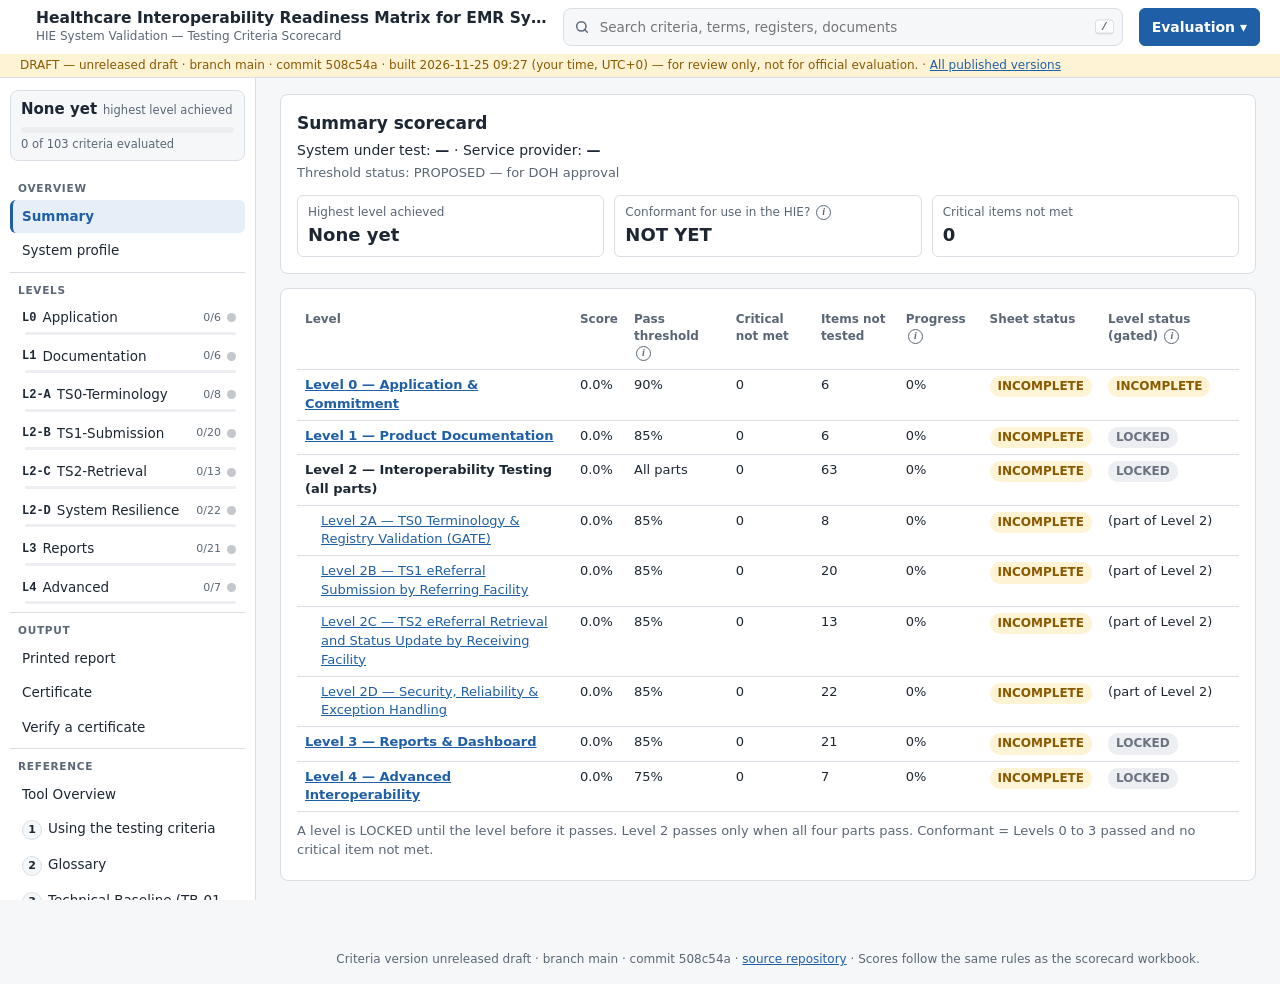
<file: draft/index.html>
<!doctype html>
<!-- SPDX-FileCopyrightText: 2026 Department of Health – Western Visayas Center for Health Development
     SPDX-License-Identifier: GPL-3.0-or-later -->
<html lang="en">
<head>
  <meta charset="utf-8">
  <meta name="build" content="508c54a3a0c8">
  <meta name="viewport" content="width=device-width, initial-scale=1">
  <title>Testing Criteria Scorecard</title>
  <link rel="stylesheet" href="style.css?v=508c54a3a0c8">
</head>
<body>
  <header class="top" id="top">
    <div class="top-inner">
      <button id="nav-toggle" class="nav-toggle" type="button" aria-expanded="false" aria-controls="side" aria-label="Open navigation">
        <span class="burger" aria-hidden="true"></span><span id="nav-cur" class="nav-cur">Summary</span>
      </button>
      <a class="brand" href="#summary" title="Summary">
        <h1>Healthcare Interoperability Readiness Matrix for EMR Systems Evaluation Tool</h1>
        <span class="sub">HIE System Validation — Testing Criteria Scorecard</span>
      </a>
      <div class="search" role="search">
        <svg class="s-ico" viewBox="0 0 24 24" aria-hidden="true"><circle cx="11" cy="11" r="7"/><path d="m20 20-4.2-4.2"/></svg>
        <input id="q" type="search" placeholder="Search criteria, terms, registers, documents" aria-label="Search criteria, terms, registers and documents" autocomplete="off">
        <kbd class="s-key" title="Press / to search">/</kbd>
        <div id="q-list" class="q-list" role="listbox" hidden></div>
      </div>
      <div class="menu">
        <button id="menu-btn" type="button" aria-haspopup="true" aria-expanded="false" aria-controls="menu-list">Evaluation <span aria-hidden="true">▾</span></button>
        <div id="menu-list" class="menu-list" role="menu" hidden>
          <div class="menu-h">This evaluation</div>
          <button id="btn-save" type="button" role="menuitem"><b>Save evaluation</b><span>Download answers, notes and profile (.json)</span></button>
          <label class="button" for="file-load" role="menuitem"><b>Load evaluation…</b><span>Continue from a saved .json file</span></label>
          <input id="file-load" type="file" accept="application/json,.json" hidden>
          <button id="btn-print" type="button" role="menuitem"><b>Print report</b><span>Printed evaluation report / PDF</span></button>
          <button id="btn-print-cert-menu" type="button" role="menuitem"><b>Print certificate</b><span>Certificate of validation, A4 / PDF (proof of concept)</span></button>
          <button id="btn-reset" type="button" role="menuitem" class="danger"><b>Clear answers</b><span>Remove everything saved in this browser</span></button>
          <div class="menu-h">Excel workbook</div>
          <a id="dl-blank" class="button" role="menuitem" href="#" download><b>Blank workbook (.xlsx)</b><span id="dl-blank-note">Scorecard workbook of this version, to fill in offline</span></a>
          <button id="dl-filled" type="button" role="menuitem" aria-disabled="true" class="soon"><b>Workbook with my answers (.xlsx) <i class="soon-tag">Coming soon</i></b><span>Not available yet. Meanwhile use Save evaluation, or copy the results into the blank workbook.</span></button>
        </div>
      </div>
    </div>
    <div id="banner" class="banner" role="status"></div>
  </header>
  <aside id="side" class="side" aria-label="Navigation"><nav id="tabs" class="tabs" aria-label="Sections"></nav></aside>
  <div id="scrim" class="scrim" hidden></div>
  <main id="main" tabindex="-1"><p class="loading">Loading criteria…</p></main>
  <footer class="foot" id="foot"></footer>
  <script src="scoring.js?v=508c54a3a0c8"></script>
  <script src="reference.js?v=508c54a3a0c8"></script>
  <script src="cert.js?v=508c54a3a0c8"></script>
  <script src="app.js?v=508c54a3a0c8"></script>
</body>
</html>
</file>
<file: draft/style.css>
/* SPDX-FileCopyrightText: 2026 Department of Health – Western Visayas Center for Health Development
 * SPDX-License-Identifier: GPL-3.0-or-later */
:root {
  --bg: #f6f7f9;
  --panel: #ffffff;
  --ink: #1d2733;
  --muted: #5b6776;
  --line: #d9dee5;
  --accent: #1f5fa8;
  --accent-soft: #e6eef8;
  --good: #1e7a3c;
  --good-soft: #e3f3e8;
  --bad: #b3261e;
  --bad-soft: #fbe6e4;
  --warn: #8a5a00;
  --warn-soft: #fff3d6;
  --lock: #6b7280;
  --lock-soft: #eceef1;
  --radius: 8px;
  --cmp: #0f7f78; --cmp-soft: #ddf3ef;
}
@media (prefers-color-scheme: dark) {
  :root {
    --bg: #12161c; --panel: #1b2129; --ink: #e6e9ee; --muted: #a2acb9; --line: #2e3742;
    --accent: #7fb0ec; --accent-soft: #1d2b3d; --good: #79d095; --good-soft: #17301f;
    --bad: #f19a92; --bad-soft: #3a1d1b; --warn: #f2c66b; --warn-soft: #3a2f14; --lock: #a2acb9; --lock-soft: #262d36; --cmp: #5fd0c2; --cmp-soft: #12302d;
  }
}
* { box-sizing: border-box; }
body { margin: 0; font: 14px/1.45 system-ui, -apple-system, "Segoe UI", Roboto, sans-serif; background: var(--bg); color: var(--ink); }
h1 { font-size: 18px; margin: 0; }
h2 { font-size: 17px; margin: 0 0 4px; }
h3 { font-size: 15px; margin: 0; }
p { margin: 4px 0; }
a { color: var(--accent); }
table.kv th { width: 32%; }
button, .button, select, input, textarea { font: inherit; color: inherit; }
button, .button {
  border: 1px solid var(--line); background: var(--panel); border-radius: 6px; padding: 6px 12px; cursor: pointer;
  display: inline-block; white-space: nowrap;
}
button:hover, .button:hover { border-color: var(--accent); }
button.danger { color: var(--bad); }
button:focus-visible, .button:focus-visible, select:focus-visible, .tabs a:focus-visible { outline: 2px solid var(--accent); outline-offset: 2px; }

/* ---------------------------------------------------------------- page shell
   header (one row) · fixed sidebar on the left · content · guide panel docked on the right */
:root { --side: 256px; --guide: 430px; --hdr: 64px; }
.top { background: var(--panel); border-bottom: 1px solid var(--line); position: sticky; top: 0; z-index: 30; }
.top-inner { display: grid; grid-template-columns: auto minmax(0, 1fr) minmax(260px, 560px) auto; gap: 16px; align-items: center; padding: 8px 20px; }
.brand { text-decoration: none; color: inherit; min-width: 0; grid-column: 2; }
.brand h1 { font-size: 15.5px; line-height: 1.25; white-space: nowrap; overflow: hidden; text-overflow: ellipsis; }
.brand .sub { display: block; font-size: 12px; white-space: nowrap; overflow: hidden; text-overflow: ellipsis; }
.sub { color: var(--muted); font-size: 13px; }
.menu { position: relative; grid-column: 4; }
#menu-btn { background: var(--accent); border-color: var(--accent); color: #fff; font-weight: 600; height: 38px; }
#menu-btn:hover { filter: brightness(1.08); }
.menu-list { position: absolute; right: 0; top: calc(100% + 6px); z-index: 45; width: 290px; background: var(--panel); border: 1px solid var(--line);
  border-radius: 10px; box-shadow: 0 10px 28px rgba(0,0,0,.18); padding: 6px; display: grid; gap: 2px; }
.menu-list[hidden] { display: none; }
.menu-list button, .menu-list .button { border: 0; border-radius: 6px; text-align: left; padding: 8px 10px; white-space: normal; background: none; width: 100%; }
.menu-list button:hover, .menu-list .button:hover { background: var(--accent-soft); }
.menu-list b { display: block; font-size: 13.5px; }
.menu-list span { display: block; font-size: 12px; color: var(--muted); }
.menu-list .danger b { color: var(--bad); }
.nav-toggle { display: none; align-items: center; gap: 8px; padding: 6px 10px; height: 38px; max-width: 46vw; grid-column: 1; }
.nav-cur { overflow: hidden; text-overflow: ellipsis; white-space: nowrap; font-weight: 600; font-size: 13px; }
.burger, .burger::before, .burger::after { display: block; width: 16px; height: 2px; background: currentColor; border-radius: 1px; position: relative; }
.burger::before, .burger::after { content: ""; position: absolute; left: 0; }
.burger::before { top: -5px; } .burger::after { top: 5px; }
.banner { padding: 3px 20px; font-size: 12px; white-space: nowrap; overflow: hidden; text-overflow: ellipsis; }
.banner.draft { background: var(--warn-soft); color: var(--warn); }
.banner.release { background: var(--good-soft); color: var(--good); }

/* search: same height and radius as the menu button, icon and "/" hint inside the field */
.search { position: relative; grid-column: 3; width: 100%; }
.search input { width: 100%; height: 38px; padding: 0 36px 0 36px; border: 1px solid var(--line); border-radius: 8px; background: var(--bg); font-size: 13.5px; }
.search input:focus { outline: none; border-color: var(--accent); background: var(--panel); box-shadow: 0 0 0 3px var(--accent-soft); }
.search .s-ico { position: absolute; left: 11px; top: 50%; width: 16px; height: 16px; transform: translateY(-50%); fill: none; stroke: var(--muted); stroke-width: 2.2; stroke-linecap: round; pointer-events: none; }
.search .s-key { position: absolute; right: 9px; top: 50%; transform: translateY(-50%); font: 600 11px ui-monospace, Consolas, monospace; color: var(--muted);
  border: 1px solid var(--line); border-bottom-width: 2px; border-radius: 4px; padding: 0 5px; background: var(--panel); pointer-events: none; }
.search input:focus ~ .s-key { display: none; }

/* sidebar */
.side { position: fixed; z-index: 25; top: var(--hdr); left: 0; bottom: 0; width: var(--side); overflow-y: auto; background: var(--panel);
  border-right: 1px solid var(--line); padding: 12px 10px 28px; scrollbar-width: thin; }
.tabs { display: flex; flex-direction: column; gap: 4px; }
.sd-prog { border: 1px solid var(--line); border-radius: 8px; padding: 8px 10px; margin-bottom: 6px; background: var(--bg); }
.sd-prog b { font-size: 15px; } .sd-prog span { font-size: 11.5px; color: var(--muted); margin-left: 6px; }
.sd-prog .bar { margin: 6px 0 3px; } .sd-prog .sd-small { margin: 0; display: block; }
.tg { display: flex; flex-direction: column; gap: 1px; padding-top: 6px; border-top: 1px solid var(--line); }
.tg:nth-child(2) { border-top: 0; }
.tg-l { font-size: 10.5px; font-weight: 700; letter-spacing: .07em; text-transform: uppercase; color: var(--muted); padding: 4px 8px 2px; }
.tabs a { position: relative; display: flex; align-items: center; gap: 6px; padding: 7px 9px; text-decoration: none; color: var(--ink); border-radius: 6px;
  border-left: 3px solid transparent; font-size: 13.5px; }
.tabs a:hover { background: var(--bg); }
.tabs a[aria-current="page"] { background: var(--accent-soft); color: var(--accent); border-left-color: var(--accent); font-weight: 600; }
.tabs a.lvl { padding-bottom: 11px; }
.tabs .t-code { font: 700 12px ui-monospace, Consolas, monospace; flex: none; }
.tabs .t-name { flex: 1; min-width: 0; overflow: hidden; text-overflow: ellipsis; white-space: nowrap; }
.tabs .t-count { font-size: 11px; color: var(--muted); font-variant-numeric: tabular-nums; }
.ts { width: 9px; height: 9px; border-radius: 50%; flex: none; }
.t-meter { position: absolute; left: 12px; right: 9px; bottom: 4px; height: 3px; background: var(--lock-soft); border-radius: 2px; overflow: hidden; }
.t-meter > span { display: block; height: 100%; }
.ts-todo { background: var(--lock); opacity: .4; } .ts-prog { background: var(--warn); } .ts-pass { background: var(--good); } .ts-fail { background: var(--bad); }
.sd-ref > summary { cursor: pointer; padding: 7px 9px; border-radius: 6px; font-size: 13.5px; list-style: none; display: flex; justify-content: space-between; }
.sd-ref > summary::after, .sd-doc > summary::after { content: "▸"; color: var(--muted); transition: transform .15s; }
.sd-ref[open] > summary::after, .sd-doc[open] > summary::after { transform: rotate(90deg); }
.sd-ref > summary::-webkit-details-marker, .sd-doc > summary::-webkit-details-marker { display: none; }
.sd-ref > summary:hover, .sd-doc > summary:hover { background: var(--bg); }
.sd-sub { padding-left: 8px; margin-left: 8px; border-left: 1px solid var(--line); }
.sd-sub a { padding: 5px 8px; font-size: 13px; }
.sd-h { font-size: 10.5px; font-weight: 700; color: var(--muted); text-transform: uppercase; letter-spacing: .05em; padding: 8px 8px 2px; }
.sd-doc > summary { cursor: pointer; padding: 5px 8px; font-size: 13px; border-radius: 6px; list-style: none; display: flex; justify-content: space-between; gap: 6px; }
.sd-doc a { padding-left: 14px; font-size: 12.5px; }
.sd-doc .cnt { font-size: 11px; color: var(--muted); }
.scrim { position: fixed; inset: 0; background: rgba(0,0,0,.35); z-index: 24; }

main { max-width: 1180px; margin: 0 auto 0 var(--side); padding: 16px 24px 40px; }
@media (min-width: 1500px) { main { margin-left: calc(var(--side) + (100vw - var(--side) - 1180px) / 2 - 8px); } }
.foot { margin-left: var(--side); }
.loading { color: var(--muted); }
.panel { background: var(--panel); border: 1px solid var(--line); border-radius: var(--radius); padding: 16px; margin-bottom: 14px; }
.intro { color: var(--muted); max-width: 900px; }

.stats { display: grid; grid-template-columns: repeat(auto-fit, minmax(140px, 1fr)); gap: 10px; margin-top: 12px; }
.stat { border: 1px solid var(--line); border-radius: 6px; padding: 8px 10px; }
.stat .k { font-size: 12px; color: var(--muted); }
.stat .v { font-size: 18px; font-weight: 600; }
.stat.good { border-color: var(--good); background: var(--good-soft); } .stat.good .v { color: var(--good); }
.stat.bad { border-color: var(--bad); background: var(--bad-soft); } .stat.bad .v { color: var(--bad); }
.stat.warn { border-color: color-mix(in srgb, var(--warn) 50%, var(--line)); } .stat.warn .v { color: var(--warn); }
.bar.thr { position: relative; overflow: visible; }
.bar.thr > span { border-radius: 3px; }
.stat.good .bar > span { background: var(--good); } .stat.bad .bar > span { background: var(--bad); }
.bar.thr > i { position: absolute; top: -3px; bottom: -3px; width: 2px; background: var(--ink); }
.bar { height: 6px; background: var(--lock-soft); border-radius: 3px; overflow: hidden; margin-top: 6px; }
.bar > span { display: block; height: 100%; background: var(--accent); }

.status { display: inline-block; padding: 2px 8px; border-radius: 10px; font-size: 12px; font-weight: 600; }
.s-PASSED { background: var(--good-soft); color: var(--good); }
.s-NOT-PASSED { background: var(--bad-soft); color: var(--bad); }
.s-INCOMPLETE { background: var(--warn-soft); color: var(--warn); }
.s-LOCKED { background: var(--lock-soft); color: var(--lock); }

.toolbar { display: flex; gap: 10px; align-items: center; flex-wrap: wrap; margin: 6px 0 12px; }
.toolbar input[type=search] { padding: 6px 10px; border: 1px solid var(--line); border-radius: 6px; background: var(--panel); min-width: 240px; }
.toolbar select { padding: 6px; border: 1px solid var(--line); border-radius: 6px; background: var(--panel); }

/* criterion cards: the whole card is shaded by its state so open items stand out while scrolling */
.crit { background: var(--panel); border: 1px solid var(--line); border-left: 6px solid var(--line); border-radius: var(--radius); padding: 12px 14px; margin-bottom: 10px;
  transition: background-color .15s, border-color .15s; scroll-margin-top: calc(var(--hdr, 120px) + 70px); }
.crit.st-nt { border-left-color: #b8c0cb; border-left-style: dashed; }
.crit.st-prog { border-left-color: var(--warn); border-left-style: dashed; background: linear-gradient(90deg, var(--warn-soft), var(--panel) 40%); }
.crit.st-met { border-left-color: var(--good); background: linear-gradient(90deg, var(--good-soft), var(--panel) 55%); }
.crit.st-fail { border-left-color: var(--bad); background: var(--bad-soft); border-color: color-mix(in srgb, var(--bad) 35%, var(--line)); }
.crit.st-partial { border-left-color: var(--cmp); background: var(--cmp-soft); }
.crit.st-na { border-left-color: var(--lock); background: repeating-linear-gradient(135deg, var(--panel) 0 10px, var(--lock-soft) 10px 12px); }
.crit.st-na .title, .crit.st-na .subs { opacity: .8; }
.crit.info { box-shadow: inset 0 0 0 1px transparent; }
.crit.info .title::before { content: "INFO ONLY"; font-size: 10px; font-weight: 700; letter-spacing: .05em; color: var(--muted); border: 1px solid var(--line); border-radius: 3px; padding: 0 4px; margin-right: 6px; vertical-align: 1px; }
.badge-slot { margin-left: auto; }
.badge { display: inline-block; font-size: 11.5px; font-weight: 700; padding: 2px 8px; border-radius: 999px; white-space: nowrap; border: 1px solid transparent; }
.b-met { background: var(--good); color: #fff; }
.b-fail { background: var(--bad); color: #fff; }
.b-partial { background: var(--cmp); color: #fff; }
.b-prog { background: var(--warn-soft); color: var(--warn); border-color: var(--warn); }
.b-na { background: var(--lock-soft); color: var(--lock); border-color: var(--lock); }
.b-nt { background: var(--panel); color: var(--muted); border-color: #b8c0cb; border-style: dashed; }
.crit .srcbtn.card { margin-left: 6px; }
/* answer controls take the colour of their value */
select.v-met { background: var(--good-soft) !important; border-color: var(--good) !important; color: var(--good); font-weight: 600; }
select.v-fail { background: var(--bad-soft) !important; border-color: var(--bad) !important; color: var(--bad); font-weight: 600; }
select.v-na { background: var(--lock-soft) !important; border-color: var(--lock) !important; color: var(--lock); }
select.v-partial { background: var(--cmp-soft) !important; border-color: var(--cmp) !important; color: var(--cmp); font-weight: 600; }
select.v-nt { border-style: dashed !important; }
.subs li.v-met { background: color-mix(in srgb, var(--good-soft) 70%, transparent); }
.subs li.v-fail { background: color-mix(in srgb, var(--bad) 14%, transparent); }
.subs li.v-na { opacity: .75; }
.subs li { border-radius: 4px; padding-left: 4px; padding-right: 4px; }
.crit-head { display: flex; gap: 8px 10px; align-items: center; flex-wrap: wrap; }
.cid { font-weight: 700; font-family: ui-monospace, Consolas, monospace; }
.section { color: var(--muted); font-size: 12px; }
.tag { font-size: 11px; padding: 1px 6px; border-radius: 4px; background: var(--lock-soft); color: var(--muted); }
.tag.critical { background: var(--bad-soft); color: var(--bad); font-weight: 600; }
.title { margin: 6px 0 8px; font-size: 14px; }
.answer { display: flex; gap: 8px; align-items: center; flex-wrap: wrap; }
.answer select { padding: 5px 8px; border: 1px solid var(--line); border-radius: 6px; background: var(--panel); min-width: 180px; }
.subs { list-style: none; padding: 0; margin: 6px 0 0; }
.subs li { display: grid; grid-template-columns: 90px 1fr 190px; gap: 8px; align-items: center; padding: 5px 0; border-top: 1px dashed var(--line); }
.subs .sid { font-family: ui-monospace, Consolas, monospace; font-size: 12px; color: var(--muted); }
.subs select { padding: 4px 6px; border: 1px solid var(--line); border-radius: 6px; background: var(--panel); }
.result { margin-top: 8px; font-size: 13px; color: var(--muted); }
.result b { color: var(--ink); }
.out-bad { color: var(--bad); }
details { margin-top: 8px; }
details summary { cursor: pointer; color: var(--accent); font-size: 13px; }
.guide { white-space: pre-wrap; font-size: 13px; margin: 6px 0; }
.guide h4 { margin: 8px 0 2px; font-size: 12px; text-transform: uppercase; letter-spacing: .03em; color: var(--muted); }
textarea.notes { width: 100%; min-height: 34px; margin-top: 8px; border: 1px solid var(--line); border-radius: 6px; padding: 6px 8px; background: var(--panel); resize: vertical; }

table.grid { width: 100%; border-collapse: collapse; font-size: 13px; }
table.grid th, table.grid td { border-bottom: 1px solid var(--line); padding: 6px 8px; text-align: left; vertical-align: top; }
table.grid th { color: var(--muted); font-weight: 600; font-size: 12px; }
.num { text-align: right; font-variant-numeric: tabular-nums; }
/* system profile: one panel per workbook group (numbered 1–4), hint text always visible under each field */
.pf-group { min-width: 0; }
.pf-head { display: flex; flex-wrap: wrap; align-items: center; gap: 4px 12px; }
.pf-title { display: flex; align-items: center; gap: 8px; font-size: 15px; }
.pf-num { display: inline-grid; place-items: center; width: 22px; height: 22px; border-radius: 5px; background: var(--accent-soft); color: var(--accent); font-size: 12.5px; }
.pf-count { margin-left: auto; font-size: 12px; color: var(--muted); font-variant-numeric: tabular-nums; }
.pf-note { color: var(--muted); font-size: 13px; margin: 4px 0 0; }
.profile { display: grid; grid-template-columns: repeat(auto-fill, minmax(min(260px, 100%), 1fr)); gap: 14px 18px; margin-top: 12px; }
.pf-field { display: flex; flex-direction: column; gap: 4px; min-width: 0; }
.pf-field.wide { grid-column: 1 / -1; }
.pf-lab { display: flex; align-items: center; gap: 4px; }
.profile label { font-size: 13px; font-weight: 600; color: var(--ink); }
.pf-head .srcbtn { margin-left: 0; }
.pf-req { font-weight: 400; font-size: 12px; color: var(--muted); }
.profile input, .profile select, .profile textarea { width: 100%; min-height: 36px; padding: 6px 9px; border: 1px solid var(--line); border-radius: 6px; background: var(--panel); }
.profile textarea { resize: vertical; line-height: 1.4; }
.profile input:focus, .profile select:focus, .profile textarea:focus { outline: none; border-color: var(--accent); box-shadow: 0 0 0 3px var(--accent-soft); }
.profile input::placeholder, .profile textarea::placeholder { color: var(--muted); opacity: .8; }
.pf-hint { font-size: 12px; color: var(--muted); line-height: 1.35; }
/* team table: role · name · agency · designation; on phones each person becomes a stacked block */
.pf-team-help { margin: 8px 0 0; }
.pf-team-tbl { margin-top: 10px; border-top: 1px solid var(--line); }
.pf-trow { display: grid; grid-template-columns: minmax(140px, .9fr) minmax(0, 1.3fr) minmax(0, 1fr) minmax(0, 1.3fr); gap: 8px 12px; align-items: center;
  padding: 8px 0; border-bottom: 1px solid var(--line); }
.pf-thead { padding: 6px 0; font-size: 12px; font-weight: 600; color: var(--muted); }
.pf-role { display: flex; flex-wrap: wrap; align-items: center; gap: 2px 6px; font-size: 13.5px; }
.pf-role .pf-req { flex-basis: 100%; }
.pf-trow.opt .pf-role b { font-weight: 600; color: var(--muted); }
.pf-tc { min-width: 0; }
.pf-tc input, .pf-tc select { width: 100%; min-height: 36px; padding: 6px 9px; border: 1px solid var(--line); border-radius: 6px; background: var(--panel); }
.pf-tc input:focus, .pf-tc select:focus { outline: none; border-color: var(--accent); box-shadow: 0 0 0 3px var(--accent-soft); }
.pf-tl { position: absolute; width: 1px; height: 1px; overflow: hidden; clip: rect(0 0 0 0); white-space: nowrap; }
.pf-team { margin: 12px 0 0; padding: 8px 10px; border-radius: 6px; font-size: 13px; }
.pf-team:has(.pf-warn) { background: var(--warn-soft); color: var(--warn); }
.pf-team:has(.pf-ok) { background: var(--good-soft); color: var(--good); }
@media (prefers-color-scheme: dark) { .profile input, .profile select, .pf-tc select { color-scheme: dark; } }
@media (max-width: 767px) {
  .profile input, .profile select, .pf-tc input, .pf-tc select { min-height: 44px; }
  .pf-thead { display: none; }
  .pf-trow { grid-template-columns: 1fr; gap: 6px; padding: 12px 0; }
  .pf-role .pf-req { flex-basis: auto; }
  .pf-tl { position: static; width: auto; height: auto; overflow: visible; clip: auto; display: block; font-size: 12px; color: var(--muted); margin-bottom: 2px; }
}
.big { font-size: 16px; font-weight: 600; }
.foot { color: var(--muted); font-size: 12px; text-align: center; padding: 16px; }


/* ---------------------------------------------------------------- search */
.q-list { position: absolute; z-index: 30; left: 0; right: 0; top: calc(100% + 4px); background: var(--panel); border: 1px solid var(--line); border-radius: 8px;
  box-shadow: 0 8px 24px rgba(0,0,0,.16); max-height: 60vh; overflow: auto; }
.q-list a { display: grid; grid-template-columns: 110px 1fr; gap: 0 10px; padding: 7px 10px; text-decoration: none; color: var(--ink); border-bottom: 1px solid var(--line); }
.q-list a[aria-selected="true"], .q-list a:hover { background: var(--accent-soft); }
.q-list .sk { grid-row: span 2; font-size: 11px; color: var(--muted); padding-top: 2px; }
.q-list .ss { font-size: 12px; color: var(--muted); }
.q-list .none { padding: 10px; color: var(--muted); }

/* ---------------------------------------------------------------- linked terms, help */
.xref { border-bottom: 1px dotted var(--accent); cursor: help; text-decoration: none; color: inherit; }
.xref:hover, .xref:focus-visible { background: var(--accent-soft); outline: none; }
.xref.x-c, .xref.x-r { border-bottom-style: solid; color: var(--accent); font-weight: 600; cursor: pointer; }
.help { display: inline-grid; place-items: center; width: 15px; height: 15px; border-radius: 50%; border: 1px solid var(--muted);
  color: var(--muted); font: italic 700 10px/1 Georgia, serif; cursor: help; vertical-align: 1px; margin-left: 2px; user-select: none; }
.help:hover, .help:focus-visible { border-color: var(--accent); color: var(--accent); outline: none; }
.tag .help { width: 13px; height: 13px; font-size: 9px; }
.xpop { position: absolute; z-index: 60; max-width: min(420px, calc(100vw - 16px)); background: var(--panel); color: var(--ink); border: 1px solid var(--line);
  border-radius: 8px; box-shadow: 0 10px 28px rgba(0,0,0,.2); padding: 10px 12px; font-size: 13px; line-height: 1.45; }
.xpop p { margin: 4px 0; }
.xp-kind { font-size: 11px; color: var(--muted); text-transform: uppercase; letter-spacing: .04em; }
.xp-title { font-weight: 700; margin-top: 1px; }
.xp-links { margin-top: 6px; display: flex; gap: 12px; flex-wrap: wrap; font-size: 12.5px; }
.xp-used { margin-top: 6px; font-size: 12px; color: var(--muted); }
.xp-close { position: absolute; top: 4px; right: 6px; border: none; background: none; font-size: 18px; line-height: 1; padding: 2px 6px; color: var(--muted); }
.xp-dl { margin: 6px 0 0; display: grid; grid-template-columns: max-content 1fr; gap: 3px 10px; font-size: 12.5px; }
.xp-dl dt { color: var(--muted); }
.xp-dl dd { margin: 0; white-space: pre-wrap; }
.cchip { display: inline-block; font: 600 11.5px ui-monospace, Consolas, monospace; padding: 0 5px; border: 1px solid var(--line); border-radius: 4px;
  text-decoration: none; margin: 1px 0; }

/* ---------------------------------------------------------------- criterion card additions */
a.cid { color: var(--ink); text-decoration: none; }
a.cid:hover { color: var(--accent); text-decoration: underline; }
.crit.target, .rcard.target, dt.target, tr.target { box-shadow: 0 0 0 3px var(--accent); }
.gbar { display: flex; flex-wrap: wrap; gap: 6px; margin-top: 8px; }
.gbtn { font-size: 12px; padding: 3px 9px; border-radius: 14px; color: var(--accent); }
.gbtn .cnt, .d-tabs .cnt { display: inline-block; min-width: 16px; padding: 0 4px; border-radius: 8px; background: var(--accent-soft); font-size: 11px; text-align: center; }

/* ---------------------------------------------------------------- guide drawer */
.drawer { position: fixed; z-index: 26; top: var(--hdr); right: 0; bottom: 0; width: min(var(--guide), 100vw); background: var(--panel); border-left: 1px solid var(--line);
  box-shadow: -8px 0 24px rgba(0,0,0,.14); transform: translateX(105%); transition: transform .18s ease; display: flex; flex-direction: column; }
.drawer.open { transform: none; }
.d-head { display: flex; justify-content: space-between; align-items: flex-start; padding: 14px 16px 0; }
.d-head h2 { margin: 2px 0 0; font: 700 18px ui-monospace, Consolas, monospace; outline: none; }
.d-close { border: none; background: none; font-size: 24px; line-height: 1; color: var(--muted); }
.d-title { padding: 4px 16px 8px; margin: 0; font-weight: 600; border-bottom: 1px solid var(--line); }
.d-tabs { display: flex; gap: 2px; padding: 8px 10px 0; overflow-x: auto; border-bottom: 1px solid var(--line); }
.d-tabs button { border: none; border-bottom: 3px solid transparent; border-radius: 0; background: none; font-size: 12.5px; padding: 6px 8px; color: var(--muted); }
.d-tabs button[aria-selected="true"] { color: var(--accent); border-bottom-color: var(--accent); font-weight: 600; }
.d-body { padding: 12px 16px; overflow: auto; flex: 1; font-size: 13.5px; }
.d-body p { margin: 0 0 8px; }
.d-body .purpose { background: var(--accent-soft); padding: 6px 8px; border-radius: 6px; }
.d-body .tcard { border: 1px solid var(--line); border-radius: 6px; padding: 8px 10px; margin-bottom: 8px; }
.d-body dl.terms dt { font-weight: 700; margin-top: 8px; }
.d-body dl.terms dd { margin: 2px 0 0; color: var(--ink); }
.d-foot { padding: 8px 16px; border-top: 1px solid var(--line); font-size: 12.5px; }
.edit-src { font-size: 12.5px; text-decoration: none; margin-left: 8px; }
.muted { color: var(--muted); }
@media (min-width: 1280px) { body.drawer-open main { margin-left: var(--side); margin-right: var(--guide); max-width: none; } }
.d-follow { display: inline-flex; align-items: center; gap: 4px; font-size: 12px; color: var(--muted); margin-left: auto; margin-right: 6px; cursor: pointer; white-space: nowrap; }
.d-head h2 a { color: inherit; text-decoration: none; } .d-head h2 a:hover { color: var(--accent); }
.crit.in-guide { outline: 2px solid var(--accent); outline-offset: 1px; }

/* ---------------------------------------------------------------- reference pages */
.refview { display: block; }
.ref-picker { display: none; }
.ref-picker span { font-size: 11px; font-weight: 700; text-transform: uppercase; letter-spacing: .05em; color: var(--muted); }
.ref-picker select { width: 100%; height: 40px; margin-top: 4px; border: 1px solid var(--line); border-radius: 8px; padding: 0 8px; background: var(--panel); }
.rn-group { font-size: 11px; text-transform: uppercase; letter-spacing: .04em; color: var(--muted); margin: 10px 8px 2px; }
.rbody h2 { margin-bottom: 8px; }
.rbody h3 { margin: 16px 0 6px; font-size: 14px; }
.rbody #ref-filter { padding: 6px 10px; border: 1px solid var(--line); border-radius: 6px; background: var(--panel); min-width: 260px; margin: 0 0 10px; }
dl.gl { display: grid; grid-template-columns: minmax(160px, 28%) 1fr; gap: 6px 14px; margin: 0; }
dl.gl dt { font-weight: 700; padding: 2px 4px; border-radius: 4px; }
dl.gl dd { margin: 0; padding: 2px 0; border-bottom: 1px dashed var(--line); }
.rcard { border: 1px solid var(--line); border-radius: 8px; padding: 10px 12px; margin-bottom: 10px; }
.rcard h3 { margin: 0 0 6px; font-size: 14px; }
.rid { font-family: ui-monospace, Consolas, monospace; color: var(--accent); }
.rhome { display: grid; grid-template-columns: repeat(auto-fill, minmax(200px, 1fr)); gap: 10px; margin-top: 12px; }
.rtile { display: block; border: 1px solid var(--line); border-radius: 8px; padding: 12px; text-decoration: none; color: var(--ink); }
.rtile:hover { border-color: var(--accent); }
.rtile span { display: block; font-size: 12px; color: var(--muted); }
.doc { font-size: 14px; line-height: 1.55; }
.doc table { border-collapse: collapse; width: 100%; font-size: 12.5px; margin: 8px 0; display: block; overflow-x: auto; }
.doc th, .doc td { border: 1px solid var(--line); padding: 4px 6px; vertical-align: top; }
.doc h2, .doc h3 { font-size: 15px; margin-top: 16px; }
.ref-moved { background: var(--accent-soft); padding: 8px 10px; border-radius: 6px; }
.docnav { display: flex; justify-content: space-between; gap: 10px; margin-top: 16px; padding-top: 10px; border-top: 1px solid var(--line); font-size: 13px; }
@media (max-width: 860px) { dl.gl { grid-template-columns: 1fr; } }
@media print { .xref { border: none; color: inherit; } .help, .gbar, .drawer, .xpop { display: none !important; } }

/* Printed report — mirrors the workbook's Printed Evaluation Report, compact for A4 */
.rp-controls { display: flex; flex-wrap: wrap; gap: 14px; align-items: center; margin-bottom: 10px; font-size: 13px; }
.rp-controls label { display: inline-flex; gap: 6px; align-items: center; }
.paper {
  --r-ink: #1a1a1a; --r-muted: #595959; --r-line: #bfbfbf; --r-head: #d9d9d9; --r-band: #404040;
  --met: #e2efda; --met-t: #375623; --fail: #f8cbad; --fail-t: #9c0006; --part: #ffeb9c; --part-t: #7a5300; --cmpr: #d2efe9; --cmpr-t: #0b5e57;
  --nt: #f2f2f2; --nt-t: #7f7f7f; --na: #ddebf7; --na-t: #2f5597;
  background: #fff; color: var(--r-ink); max-width: 210mm; margin: 0 auto; padding: 12mm 10mm; box-shadow: 0 1px 4px rgba(0,0,0,.15);
  font: 9.5pt/1.35 Arial, "Helvetica Neue", Helvetica, sans-serif;
}
.paper .muted { color: var(--r-muted); font-size: .85em; }
/* letterhead: the header table of the DOH-HIRMES forms (seal | agency and title | document control) */
.rp-frame { width: 100%; border-collapse: collapse; }
.rp-frame > thead > tr > td, .rp-frame > tbody > tr > td { padding: 0; border: 0; vertical-align: top; }
.rp-frame > thead { display: table-header-group; break-inside: avoid; }
.rp-letter { padding: 0 0 8px; }
.rp-head { width: 100%; border-collapse: collapse; table-layout: fixed; color: #000; font-family: Arial, "Helvetica Neue", Helvetica, sans-serif; }
.rp-head td { border: 1px solid #000; padding: 2.5pt 4pt; vertical-align: middle; }
.rp-head .w-logo { width: 18%; }
.rp-head .w-side { width: 30%; }
.rp-logo { text-align: center; }
.rp-logo img { display: block; width: 15mm; height: 15mm; object-fit: contain; margin: 0 auto; }
.rp-agency { text-align: center; font-size: 9pt; line-height: 1.3; }
.rp-agency b { display: block; text-transform: uppercase; }
.rp-kind { text-align: center; font-size: 9pt; text-transform: uppercase; }
.rp-doc { font-size: 7pt; line-height: 1.45; }
.rp-doc span { display: block; }
.rp-id td { font-size: 7pt; padding: 1.5pt 4pt; }
.rp-id span { display: inline-block; margin-right: 12px; }
.rp-id span:last-child { margin-right: 0; }
.rp-id i { font-style: normal; color: #404040; }
.rp-draft { color: var(--fail-t); font-weight: 700; }
.rp-text { border: 1px solid var(--r-line); padding: 4px 8px; font-size: 8.5pt; columns: 2; column-gap: 14px; }
.rp-text h3 { font-size: 8.5pt; margin: 2px 0; break-after: avoid; }
.rp-text p { margin: 0 0 4px; text-align: justify; }
.rp-h { background: var(--r-head); border: 1px solid var(--r-line); font-size: 9.5pt; margin: 10px 0 0; padding: 3px 6px; text-transform: uppercase; break-after: avoid; }
.rp-note { margin: 2px 0 0; padding: 4px 6px; border: 1px solid var(--r-line); border-top: 0; }
.rp-kv, .rp-table { width: 100%; border-collapse: collapse; font-size: 8.5pt; }
.rp-kv th, .rp-kv td, .rp-table th, .rp-table td { border: 1px solid var(--r-line); padding: 2px 5px; vertical-align: top; text-align: left; }
.rp-kv th { width: 17%; background: #f5f5f5; font-weight: 600; }
.rp-kv td { width: 33%; }
.rp-table thead th { background: var(--r-head); font-weight: 700; text-align: center; }
.rp-table tr.rp-total td, .rp-table tr.rp-total + tr td { background: #f5f5f5; }
.rp-table .c { text-align: center; }
.rp-legend { display: flex; flex-wrap: wrap; gap: 4px 6px; margin: 4px 0; font-size: 7.5pt; }
.chip { display: inline-block; padding: 0 6px; border-radius: 3px; font-weight: 700; font-size: .92em; white-space: nowrap; }
.idchip { display: inline-block; padding: 0 4px; margin: 1px 0; border-radius: 3px; font: 600 .9em ui-monospace, Consolas, monospace; }
.st-met, .st-passed { background: var(--met); color: var(--met-t); }
.st-fail, .st-not-passed, .st-not-met { background: var(--fail); color: var(--fail-t); }
.st-incomplete { background: var(--part); color: var(--part-t); }
.st-partial { background: var(--cmpr); color: var(--cmpr-t); }
.st-nt { background: var(--nt); color: var(--nt-t); }
.st-na { background: var(--na); color: var(--na-t); }
.st-locked { background: var(--nt); color: var(--nt-t); font-style: italic; }
.st-info { background: #fff; color: var(--r-muted); }
.t-fail { color: var(--fail-t); font-weight: 700; }
.rp-critb { color: var(--fail-t); font-weight: 700; font-size: .85em; white-space: nowrap; }
.rp-bar { display: block; position: relative; height: 5px; background: #e7e7e7; border-radius: 2px; margin: 2px 0 1px; overflow: visible; }
.rp-bar > span { display: block; height: 100%; background: #5b9bd5; border-radius: 2px; }
.rp-bar.score > span { background: #70ad47; }
.rp-bar > i { position: absolute; top: -2px; width: 2px; height: 9px; background: var(--r-ink); }
.rp-sum .rp-lvl td { background: #fafafa; }
.rp-sum .rp-part td:nth-child(2) { padding-left: 14px; }
.rp-sum td:nth-child(2) { width: 32%; }
.rp-sum td:last-child { font-size: 8pt; }
.rp-crits col.w-ref { width: 9%; } .rp-crits col.w-type { width: 10%; } .rp-crits col.w-res { width: 13%; }
.rp-crits col.w-score { width: 7%; } .rp-crits col.w-out { width: 20%; }
.rp-band td { background: var(--r-band); color: #fff; font-size: 9pt; padding: 4px 6px; }
.rp-band .band-stats { float: right; font-weight: 400; font-size: 8pt; }
.rp-band .chip { margin-left: 4px; }
.rp-crit td { border-color: var(--r-line); }
.rp-crit .ref { font: 700 8.5pt ui-monospace, Consolas, monospace; white-space: nowrap; border-left: 4px solid var(--r-line); }
.rp-crit .ttl { font-weight: 600; }
.rp-crit.st-met .ref { border-left-color: #70ad47; } .rp-crit.st-fail .ref { border-left-color: #c00000; }
.rp-crit.st-partial .ref { border-left-color: #2a9d8f; } .rp-crit.st-nt .ref { border-left-color: #a6a6a6; }
.rp-crit.st-na .ref { border-left-color: #5b9bd5; }
.rp-crit.st-met, .rp-crit.st-nt, .rp-crit.st-na, .rp-crit.st-info { background: #fff; color: inherit; }
.rp-crit.st-fail, .rp-crit.st-partial { color: inherit; }
.rp-crit.st-fail td { background: #fdf0ea; } .rp-crit.st-partial td { background: #eef8f6; }
.rp-crit .res { display: inline-block; padding: 1px 4px; border-radius: 3px; font-weight: 700; font-size: 8pt; }
.rp-crit.st-met .res { background: var(--met); color: var(--met-t); } .rp-crit.st-fail .res { background: var(--fail); color: var(--fail-t); }
.rp-crit.st-partial .res { background: var(--cmpr); color: var(--cmpr-t); } .rp-crit.st-nt .res { background: var(--nt); color: var(--nt-t); }
.rp-crit.st-na .res { background: var(--na); color: var(--na-t); } .rp-crit.st-info .res { color: var(--r-muted); }
.rp-crit .out { font-size: 8pt; }
.rp-crit.st-fail .out { color: var(--fail-t); }
.rp-crit .note { color: var(--r-muted); margin-top: 2px; }
.rp-subs { display: grid; grid-template-columns: repeat(2, minmax(0, 1fr)); gap: 2px 3px; margin-top: 3px; }
.rp-subs .sub { font-size: 7.3pt; padding: 0 4px; border-radius: 3px; line-height: 1.35; }
.rp-guide td { background: #f7f7f7; font-size: 7.5pt; color: #404040; border-top: 0; }
/* sign-off: one row per person, tall enough for a handwritten signature */
.rp-sign td { height: 38px; vertical-align: middle; }
.rp-sign td:first-child { font-weight: 600; }
.rp-sign col.w-role { width: 20%; } .rp-sign col.w-sig { width: 24%; } .rp-sign col.w-date { width: 13%; }
.rp-sign .rp-desig { color: var(--r-muted); font-size: .92em; }
.rp-sign .rp-unset { color: var(--r-muted); font-style: italic; }
.rp-sign tr.rp-off td { height: 26px; color: var(--r-muted); }
.rp-sign tr.rp-off td:last-child { text-align: center; }
.rp-credit { font-size: 7.5pt; color: var(--r-muted); text-align: center; margin-top: 8px; }

@media print {
  body { background: #fff; }
  .rp-controls { display: none !important; }
  .paper { box-shadow: none; max-width: none; padding: 0; margin: 0; font-size: 8.5pt; }
  .rp-text { font-size: 7.5pt; }
  .rp-kv, .rp-table { font-size: 7.8pt; }
  .rp-crit, .rp-guide, .rp-sum tr, .rp-sign tr { break-inside: avoid; }
  .rp-band { break-after: avoid; }
  .rp-h.rp-break { break-before: page; }
  * { -webkit-print-color-adjust: exact; print-color-adjust: exact; }
}


@media print {
  :root { --bg: #fff; --panel: #fff; --ink: #000; --muted: #333; --line: #999; }
  .top, .foot, .noprint { display: none !important; }
  main { max-width: none; padding: 0; }
  .panel { border: none; padding: 0; }
  @page { size: A4; margin: 14mm 12mm; }
}

/* ---- source links (✎): edit on GitHub, show the lines, suggest a change */
.srcbtn { font: inherit; font-size: 12px; font-weight: 600; line-height: 1; padding: 4px 7px; margin-left: 6px; vertical-align: middle;
  border: 1px solid #c9a400; border-radius: 6px; background: #ffd400; color: #111; cursor: pointer;
  box-shadow: 0 1px 0 rgba(0, 0, 0, .12); transition: background .12s, transform .12s; }
.srcbtn:hover { background: #ffe14d; }
.srcbtn:active { transform: translateY(1px); }
.srcbtn:focus-visible { outline: 2px solid #111; outline-offset: 2px; }
.srcbtn .lbl { margin-left: 3px; }
.srcbtn.card { margin-left: auto; }
.srcbtn.hov { padding: 2px 5px; font-size: 11px; }
.xp-path { margin: 2px 0 8px; font-size: 12px; color: var(--muted); word-break: break-all; }
.src-acts { display: grid; gap: 6px; }
.src-acts a { display: block; padding: 7px 9px; border: 1px solid var(--line, #d0d7de); border-radius: 8px; text-decoration: none; color: inherit; }
.src-acts a:hover { border-color: var(--accent, #0b5cad); background: rgba(11, 92, 173, .05); }
.src-acts a:first-child { background: #fff7cc; border-color: #c9a400; }
.src-acts a:first-child b { color: #111; }
.src-acts b { display: block; font-size: 13px; color: var(--accent, #0b5cad); }
.src-acts span { display: block; font-size: 12px; color: var(--muted); margin-top: 2px; }
.src-rows { margin-top: 10px; max-height: 210px; overflow: auto; font-size: 12.5px; }
.src-rows > div:not(.xp-kind) { display: flex; justify-content: space-between; gap: 8px; padding: 3px 0; border-top: 1px dashed var(--line, #e3e7eb); }
.src-rows a { text-decoration: none; }
.src-rows .sg { flex: none; }
.xp-src { margin-top: 8px; padding-top: 6px; border-top: 1px solid var(--line, #e3e7eb); display: flex; flex-wrap: wrap; gap: 4px 12px; font-size: 12px; }
.xp-src a { text-decoration: none; }
.xp-src a:first-child { background: #ffd400; color: #111; border: 1px solid #c9a400; border-radius: 6px; padding: 1px 7px; font-weight: 600; }
.xp-src a:first-child:hover { background: #ffe14d; }
.d-foot .xp-src { border-top: 0; margin-top: 2px; padding-top: 0; }
.d-all { margin-top: 6px; font-size: 12px; color: var(--muted); }
@media print { .srcbtn, .xp-src, .edit-src { display: none !important; } }

/* ---- sheet tracker: sticky strip under the header with counts and a square per criterion */
.tracker { position: sticky; top: var(--hdr, 120px); z-index: 10; background: var(--panel);
  border: 1px solid var(--line); border-radius: var(--radius); padding: 7px 10px; margin: 0 0 12px; box-shadow: 0 4px 12px rgba(0,0,0,.06); }
.tr-row { display: flex; flex-wrap: wrap; gap: 6px 10px; align-items: center; font-size: 12.5px; }
.tr-name { font-family: ui-monospace, Consolas, monospace; }
.tr-score b { font-size: 13.5px; }
.tr-prog { margin-left: auto; color: var(--muted); }
.tchip { display: inline-flex; align-items: center; gap: 4px; font-size: 12px; font-weight: 700; }
.tchip .sq { width: 11px; height: 11px; display: inline-block; }
.tchip .tc-l { font-weight: 400; color: var(--muted); }
.minimap { display: flex; flex-wrap: wrap; gap: 3px; margin-top: 6px; }
.sq { width: 14px; height: 14px; border-radius: 3px; border: 1px solid rgba(0,0,0,.12); display: block; }
.sq:hover, .sq:focus-visible { transform: scale(1.35); outline: 2px solid var(--accent); outline-offset: 1px; }
.sq.st-met { background: var(--good); } .sq.st-fail { background: var(--bad); } .sq.st-partial { background: var(--cmp); }
.sq.st-prog { background: repeating-linear-gradient(135deg, #e6a700 0 3px, var(--warn-soft) 3px 6px); }
.sq.st-na { background: var(--lock); opacity: .55; } .sq.st-nt { background: var(--lock-soft); border-color: #c3cad3; }
.sq.crit-sq { border: 2px solid rgba(0,0,0,.55); }
.sr { position: absolute; width: 1px; height: 1px; overflow: hidden; clip: rect(0 0 0 0); }
.legend { display: flex; flex-wrap: wrap; gap: 4px; margin-top: 8px; }
.pager { display: flex; justify-content: space-between; gap: 10px; margin: 14px 0; }
.pager a { padding: 8px 14px; border: 1px solid var(--line); border-radius: 8px; background: var(--panel); text-decoration: none; font-weight: 600; }
.pager a:hover { border-color: var(--accent); }
.sheet-head .intro .help { vertical-align: 0; }

/* ---- tablets: narrower sidebar, guide panel overlays the right side of the content */
@media (max-width: 1100px) {
  :root { --side: 216px; --guide: 360px; }
  .top-inner { grid-template-columns: auto minmax(0, 1fr) minmax(200px, 380px) auto; gap: 12px; padding: 8px 14px; }
  .brand .sub { display: none; }
  .drawer { box-shadow: -10px 0 28px rgba(0,0,0,.18); }
}
/* ---- phones: sidebar becomes a drawer opened from ☰; guide panel takes the full screen */
@media (max-width: 767px) {
  :root { --side: 0px; }
  .top-inner { grid-template-columns: auto minmax(0, 1fr) auto; gap: 8px; padding: 8px 10px; }
  .nav-toggle { display: inline-flex; }
  .brand h1 { font-size: 13px; }
  .search { grid-column: 1 / -1; grid-row: 2; }
  .search .s-key { display: none; }
  .menu { grid-column: 3; }
  #menu-btn { padding: 6px 10px; }
  .side { top: 0; z-index: 35; width: min(320px, 86vw); transform: translateX(-105%); transition: transform .2s; box-shadow: 8px 0 28px rgba(0,0,0,.2); }
  body.nav-open .side { transform: none; }
  .scrim { z-index: 34; }
  .drawer { top: 0; z-index: 40; width: 100vw; }
  main { margin: 0; padding: 12px 10px 40px; }
  .foot { margin-left: 0; }
  .ref-picker { display: block; margin-bottom: 10px; }
  .crit { padding: 10px 10px; }
  .subs li { grid-template-columns: 1fr; gap: 4px; }
  .subs .sid { font-size: 11px; }
  .subs select, .answer select { width: 100%; min-height: 38px; }
  .tracker { padding: 6px 8px; }
  .sq { width: 16px; height: 16px; }
  .tr-prog { margin-left: 0; }
  .tchip .tc-l { display: none; }
  .stats { grid-template-columns: repeat(2, 1fr); }
  .d-follow { display: none; }
  body.hdr-min .search, body.hdr-min .banner { display: none; }
}
@media (prefers-color-scheme: dark) { .b-met, .b-fail, .b-partial { color: #111; } }
@media print { .side, .drawer { display: none !important; } main, .foot { margin: 0 !important; } }
@media print { .tracker, .pager, .badge-slot, .nav-toggle, .menu, .scrim { display: none !important; } .crit { background: none !important; } }

/* ---- Technical Reference Guide pages */
.ch-title { font-size: 20px; margin: 2px 0 6px; }
.ref-tools { position: sticky; top: var(--hdr, 64px); z-index: 5; background: var(--panel); padding: 8px 0; margin: 6px 0 4px; box-shadow: 0 6px 6px -6px rgba(0,0,0,.12); }
.ref-tools #ref-filter { width: 100%; max-width: 520px; height: 36px; padding: 0 10px; border: 1px solid var(--line); border-radius: 8px; background: var(--bg); margin: 0; }
.doc > h2 { font-size: 16px; margin: 22px 0 8px; padding-top: 6px; border-top: 1px solid var(--line); scroll-margin-top: calc(var(--hdr, 64px) + 60px); }
.reg-block { margin: 10px 0 18px; }
.reg-block h3 { font-size: 14px; margin: 16px 0 6px; scroll-margin-top: calc(var(--hdr, 64px) + 60px); }
.reg-note { display: flex; flex-wrap: wrap; align-items: center; gap: 6px 10px; padding: 7px 10px; margin-bottom: 10px; border: 1px dashed var(--accent);
  border-radius: 8px; background: var(--accent-soft); font-size: 12.5px; }
.reg-note code { font-size: 12px; }
.reg-note .edit-src { margin-left: auto; }
.reg-tag { font-size: 10.5px; font-weight: 700; letter-spacing: .06em; text-transform: uppercase; color: #fff; background: var(--accent); border-radius: 4px; padding: 1px 6px; }
.rcard, dl.gl dt, table.grid tr { scroll-margin-top: calc(var(--hdr, 64px) + 70px); }
.quick { display: flex; flex-wrap: wrap; gap: 6px; margin: 10px 0 4px; }
.quick a { padding: 4px 10px; border: 1px solid var(--line); border-radius: 999px; text-decoration: none; font-size: 12.5px; background: var(--bg); }
.quick a:hover { border-color: var(--accent); }
.rtile { position: relative; padding-left: 46px; }
.rtile .rt-num { position: absolute; left: 12px; top: 12px; width: 24px; height: 24px; border-radius: 50%; background: var(--accent-soft); color: var(--accent);
  font-weight: 700; display: grid; place-items: center; font-size: 12.5px; margin: 0; }
.sd-ch { align-items: flex-start !important; }
.sd-num { flex: none; width: 20px; height: 20px; border-radius: 50%; background: var(--bg); border: 1px solid var(--line); font-size: 11px; font-weight: 700;
  display: grid; place-items: center; margin-top: 1px; }
.sd-ch[aria-current="page"] .sd-num { background: var(--accent); border-color: var(--accent); color: #fff; }
.sd-secs { margin: 2px 0 6px 18px; padding-left: 8px; border-left: 2px solid var(--accent-soft); }
.sd-secs a { font-size: 12.5px; padding: 4px 8px; color: var(--muted); }
.sd-secs a:hover { color: var(--ink); }

/* ---- "newer version published" bar */
.update-bar { position: fixed; z-index: 60; left: 50%; bottom: 16px; transform: translateX(-50%); max-width: calc(100vw - 24px);
  display: flex; flex-wrap: wrap; align-items: center; gap: 6px 10px; padding: 10px 12px 10px 16px; border-radius: 10px;
  background: var(--ink); color: var(--panel); box-shadow: 0 10px 28px rgba(0,0,0,.25); font-size: 13.5px; }
.update-bar .muted { color: inherit; opacity: .7; }
.update-bar #btn-update { background: #ffd400; color: #111; border-color: #c9a400; font-weight: 700; padding: 4px 12px; }
.update-bar .ub-close { background: none; border: 0; color: inherit; font-size: 20px; line-height: 1; padding: 0 4px; }

/* ---- Evaluation menu groups */
.menu-h { font-size: 10.5px; font-weight: 700; letter-spacing: .07em; text-transform: uppercase; color: var(--muted); padding: 8px 10px 2px; }
.menu-h:not(:first-child) { border-top: 1px solid var(--line); margin-top: 4px; }
.menu-list a.button { text-decoration: none; color: inherit; display: block; }
.menu-list .soon { opacity: .6; cursor: not-allowed; }
.menu-list .soon:hover { background: none; }
.soon-tag { font-style: normal; font-size: 10.5px; font-weight: 700; background: var(--lock-soft); color: var(--muted); border-radius: 4px; padding: 1px 5px; margin-left: 4px; }

/* ---- certificate (Output › Certificate) and Verify a certificate
   A4 landscape on white so it costs little ink: colour only in hairlines, the QR code and the text.
   Palette from the DOH Brand Book: Deep Navy #1F2A45 for headings and rules, Charcoal #333333 for text,
   #587CA5 (brand gradient blue) for the guilloche. Type: Montserrat (primary) for text, Lora (secondary,
   serif) for the title and the product name, the two lines a reader looks for first. */
.ce-panel h3 { font-size: 14px; margin: 0 0 6px; }
.ce-grid { display: grid; grid-template-columns: minmax(0, 1fr) minmax(0, 1fr); gap: 18px; margin-top: 10px; }
.ce-checks { list-style: none; margin: 0 0 10px; padding: 0; font-size: 13px; }
.ce-checks li { display: flex; gap: 6px; padding: 3px 0; }
.ce-checks li.ok > span { color: var(--good); font-weight: 700; }
.ce-checks li.no > span { color: var(--bad); font-weight: 700; }
.ce-checks a { margin-left: auto; white-space: nowrap; }
.ce-acts { display: flex; flex-wrap: wrap; gap: 8px; margin-top: 8px; }
.ce-acts .button, .ce-acts button { text-decoration: none; }
button.primary { background: var(--accent); border-color: var(--accent); color: var(--panel); font-weight: 600; }
.ce-reg-msg { font-size: 13px; margin: 0 0 8px; padding: 8px 10px; border-radius: 6px; background: var(--lock-soft); }
.ce-reg-msg.ok { background: var(--good-soft); }
.ce-reg-msg.bad { background: var(--bad-soft); }
.ce-yaml { margin: 0; padding: 8px 10px; max-height: 220px; overflow: auto; font: 12px/1.45 ui-monospace, Consolas, monospace;
  background: var(--bg); border: 1px solid var(--line); border-radius: 6px; white-space: pre; }
@media (max-width: 860px) { .ce-grid { grid-template-columns: 1fr; } }

.cert-wrap { position: relative; margin: 0 0 14px; overflow: hidden; }
.cert {
  --navy: #1f2a45; --char: #333333; --gl: #587ca5; --soft: #5e6773;
  --k: 1; --kp: 1; --ks: 1;   /* text, title and spacing scale; Cert.fit() lowers them when long details would overflow the page */
  position: relative; width: 297mm; height: 210mm; background: #fff; color: var(--char); transform-origin: top left;
  box-shadow: 0 1px 4px rgba(0, 0, 0, .18); font: calc(9pt * var(--k))/1.4 Montserrat, Arial, "Helvetica Neue", sans-serif;
}
.cert-frame { position: absolute; inset: 0; width: 100%; height: 100%; }
.cg-rule { fill: none; stroke: #1f2a45; stroke-width: .45; }
.cg-hair { fill: none; stroke: #1f2a45; stroke-width: .14; }
.cg-band { fill: none; stroke: #587ca5; stroke-width: .11; }
.cg-corner { fill: none; stroke: #1f2a45; stroke-width: .08; }
.cg-micro { font-family: Arial, sans-serif; font-size: 1.05px; fill: #1f2a45; }
/* watermark of a specimen, register copy or sample: above the content, clear of the emblem and signature */
.cert-mark { position: absolute; inset: 0; width: 100%; height: 100%; pointer-events: none; }
.cg-mark1, .cg-mark2 { font-family: Montserrat, Arial, sans-serif; font-weight: 700; text-anchor: middle; fill: #1f2a45; fill-opacity: .07; stroke: #1f2a45; stroke-opacity: .5; }
.cg-mark1 { stroke-width: .32; letter-spacing: .06em; }
.cg-mark2 { stroke-width: .18; fill-opacity: .12; letter-spacing: .04em; }
/* security emblem (100 × 100 units, printed about 44 mm wide): the QR code in front, the security
   rosette behind it. The code and the ticks are the strongest marks; the guilloche ring is light
   blue, and the waves behind the code are kept very light so a level-L code still scans. */
.cg-ros1 { fill: none; stroke: #587ca5; stroke-width: .16; }
.cg-tick { fill: none; stroke: #1f2a45; stroke-width: .62; }
.cg-idx { fill: #1f2a45; }
.cg-wave { fill: none; stroke: #d6dee9; stroke-width: .2; }
.cg-qr { fill: #10182b; }
.cert-body { position: absolute; inset: 19mm 21mm 17mm; display: flex; flex-direction: column; }
.ce-head { display: flex; justify-content: space-between; align-items: flex-start; gap: 10mm; }
.ce-head .ce-mark { flex: 1 1 auto; }
.ce-head .ce-no { flex: none; }
.ce-mark { display: flex; flex-wrap: wrap; align-items: center; gap: 2mm 3.5mm; min-width: 0; }   /* with further logos, the agency name may drop below them */
.ce-logos { display: flex; flex-wrap: wrap; align-items: center; gap: 2mm 3mm; }
.ce-seal { height: calc(17mm * var(--lh, 1)); width: auto; }
.ce-logo { max-width: 42mm; object-fit: contain; }
.ce-word { display: flex; flex-direction: column; line-height: 1.2; }
.ce-word span { font-size: calc(8pt * var(--k)); }
.ce-word b { font-size: calc(15pt * var(--k)); font-weight: 700; color: var(--navy); white-space: nowrap; }
.ce-no { margin: 0; text-align: right; display: grid; grid-template-columns: auto auto; column-gap: 3mm; align-items: baseline; }
.ce-no dt { font-size: calc(7.5pt * var(--k)); color: var(--soft); white-space: nowrap; }
.ce-no dd { margin: 0; font-size: calc(9.5pt * var(--k)); font-weight: 600; color: var(--navy); white-space: nowrap; }
/* compact details (set by Cert.fit when the letterhead is crowded): each label above its value */
.ce-no.compact { grid-template-columns: auto; row-gap: 0; }
.ce-no.compact dt:not(:first-child) { margin-top: .9mm; }
.ce-no.compact dd.ce-num { font-size: calc(11.5pt * var(--k)); }
.ce-no dd.ce-num { font-size: calc(13pt * var(--k)); font-variant-numeric: tabular-nums; white-space: nowrap; }   /* a number never breaks at its hyphens */
/* Spare height is shared equally above the title, the product, the table and the footer (auto
   margins); the padding and margins in mm below are the least space each gap keeps. */
.ce-title { text-align: center; margin-top: auto; padding-top: calc(6mm * var(--ks)); }
.ce-title h1 { font: 600 calc(27pt * var(--kp))/1.15 Lora, Georgia, "Times New Roman", serif; color: var(--navy); margin: 0; }
.ce-title p { margin: 1mm 0 0; font-size: calc(9.5pt * var(--k)); }
.ce-lead { text-align: center; margin: auto 0 0; padding-top: calc(8mm * var(--ks)); font-size: calc(9.5pt * var(--k)); }
.ce-product { text-align: center; margin: 1.5mm 0 0; font: 600 calc(24pt * var(--kp))/1.2 Lora, Georgia, "Times New Roman", serif; color: var(--navy); }
.ce-build { text-align: center; margin: .8mm 0 0; font-size: calc(10pt * var(--k)); }
.ce-build b { color: var(--navy); }
.ce-statement { text-align: center; max-width: 215mm; margin: calc(4mm * var(--ks)) auto calc(5mm * var(--ks)); font-size: calc(8.8pt * var(--k)); line-height: 1.45; }
/* the details, versions and results in one ruled table: a label column, then the cells of each row */
.ce-table { margin: auto 0 0; border-top: .35mm solid var(--navy); border-bottom: .35mm solid var(--navy); }
.ce-row { display: grid; grid-template-columns: 33mm minmax(0, 1fr); }
.ce-row + .ce-row { border-top: .2mm solid #c3cad5; }
.ce-rl { display: flex; align-items: center; padding: 1.6mm 3mm 1.6mm 0; font-size: calc(8pt * var(--k)); font-weight: 600; color: var(--navy); }
.ce-cells { margin: 0; display: grid; grid-auto-flow: column; grid-auto-columns: minmax(0, 1fr); }
/* first row: the conducting office on its own line across the table, the certificate cells under it */
.r-cert .ce-office { grid-column: 1 / -1; gap: 1.5mm; padding: 1.6mm 0 0; }
.r-cert .ce-office span { font-weight: 500; color: var(--soft); }
.r-cert .ce-cells { grid-column: 2; }
.r-dev .ce-cells { grid-template-columns: minmax(0, 2fr) minmax(0, 1fr); grid-auto-flow: row; }
.ce-cells > div { padding: 1.6mm 2.5mm; border-left: .2mm solid #c3cad5; }
.ce-cells dt { font-size: calc(6.8pt * var(--k)); color: var(--soft); line-height: 1.25; }
.ce-cells dt b { color: var(--navy); }
.ce-cells dd { margin: .5mm 0 0; }
.ce-cells dd b { display: block; font-size: calc(10pt * var(--k)); font-weight: 600; color: var(--navy); font-variant-numeric: tabular-nums; overflow-wrap: anywhere; line-height: 1.25; }
.ce-cells .open dd b { color: var(--soft); }
.ce-scope { margin: calc(3.5mm * var(--ks)) 0 0; padding: 1.8mm 4mm; border: .3mm solid var(--navy); text-align: center; font-size: calc(8.4pt * var(--k)); line-height: 1.4; }
.ce-scope b { color: var(--navy); }
.ce-copynote { text-align: center; font-size: calc(7.6pt * var(--k)); font-weight: 600; color: var(--navy); margin: 1.5mm 0 0; }
.ce-cond { text-align: center; font-size: calc(8pt * var(--k)); margin: 3mm 0 0; }
.ce-foot { margin-top: auto; padding-top: calc(4mm * var(--ks)); display: grid; grid-template-columns: minmax(0, 1.4fr) minmax(0, 1fr); gap: 10mm; align-items: end; }
.ce-verify { display: flex; align-items: center; gap: 4mm; font-size: calc(7.3pt * var(--k)); min-width: 0; }
.ce-emblem { width: calc(44mm * max(.9, var(--ks))); height: calc(44mm * max(.9, var(--ks))); flex: none; display: block; }
.ce-vtext { display: flex; flex-direction: column; gap: .6mm; min-width: 0; }
.ce-vtext > b { font-size: calc(8.5pt * var(--k)); color: var(--navy); }
.ce-link { color: var(--navy); font: 600 calc(7.8pt * var(--k))/1.35 ui-monospace, Consolas, "Courier New", monospace; overflow-wrap: anywhere; text-decoration: none; }
.ce-fpl { margin-top: 1mm; color: var(--soft); }
.ce-fp { font: 600 calc(9.5pt * var(--k)) ui-monospace, Consolas, "Courier New", monospace; color: var(--navy); letter-spacing: calc(.4pt * var(--k)); }
.ce-sign { text-align: center; display: flex; flex-direction: column; font-size: calc(8pt * var(--k)); }
.ce-sigline { border-top: .3mm solid var(--char); margin: 0 6mm 1.5mm; height: 0; }
.ce-sign b { font-size: calc(10.5pt * var(--k)); font-weight: 700; color: var(--navy); }
.ce-trace { text-align: center; font-size: calc(6.5pt * var(--k)); color: var(--soft); margin: .8mm 0 0; }
.ce-blank { color: #8a5a00; font-style: italic; font-weight: 400; }

.ce-vform { display: grid; grid-template-columns: minmax(0, 1fr) minmax(0, 1.3fr) auto; gap: 10px; align-items: end; margin-top: 10px; font-size: 13px; }
.ce-vform label { display: flex; flex-direction: column; gap: 4px; font-weight: 600; }
.ce-vform label .muted { font-weight: 400; color: var(--muted); }
.ce-vform input { min-height: 36px; padding: 6px 9px; border: 1px solid var(--line); border-radius: 6px; background: var(--panel); }
.ce-vform input:focus { outline: none; border-color: var(--accent); box-shadow: 0 0 0 3px var(--accent-soft); }
#v-fp { font-family: ui-monospace, Consolas, monospace; }
.ce-verdict { display: flex; flex-direction: column; gap: 2px; padding: 10px 12px; border-radius: 6px; margin-bottom: 12px; }
.ce-verdict b { font-size: 17px; }
.ce-verdict.ok { background: var(--good-soft); color: var(--good); }
.ce-verdict.warn { background: var(--warn-soft); color: var(--warn); }
.ce-verdict.bad { background: var(--bad-soft); color: var(--bad); }
.ce-verdict span { color: var(--ink); }
.ce-vgrid { display: grid; grid-template-columns: minmax(0, 1fr) 240px; gap: 18px; align-items: start; }
.ce-vtab { width: 100%; border-collapse: collapse; font-size: 13px; }
.ce-vtab th, .ce-vtab td { text-align: left; padding: 5px 8px; border-bottom: 1px solid var(--line); vertical-align: top; }
.ce-vtab th { width: 34%; color: var(--muted); font-weight: 600; }
.ce-vh { margin: 18px 0 2px; font-size: 15px; }
.ce-sample { margin: 10px 0 0; padding: 8px 10px; border-radius: 6px; background: var(--accent-soft); font-size: 13px; }
.ce-copy h3 { margin: 0 0 4px; }
.ce-copy .ce-acts { margin-bottom: 12px; }
.ce-vinfo { display: grid; grid-template-columns: repeat(auto-fill, minmax(180px, 1fr)); gap: 6px 16px; margin: 10px 0; font-size: 13px; }
.ce-vinfo dt { color: var(--muted); font-size: 12px; }
.ce-vinfo dd { margin: 0; font-weight: 600; }
.ce-lvs { display: flex; flex-wrap: wrap; gap: 6px; margin: 8px 0 10px; }
.ce-lv { font-size: 12px; padding: 3px 8px; border-radius: 6px; background: var(--lock-soft); }
.ce-lv.ok { background: var(--good-soft); color: var(--good); }
.ce-lv.no { background: var(--bad-soft); color: var(--bad); }
.ce-vscroll { overflow-x: auto; border: 1px solid var(--line); border-radius: 6px; }
.ce-vdet { width: 100%; border-collapse: collapse; font-size: 12.5px; }
.ce-vdet th, .ce-vdet td { padding: 5px 8px; border-bottom: 1px solid var(--line); text-align: left; vertical-align: top; white-space: nowrap; }
.ce-vdet thead th { background: var(--bg); color: var(--muted); font-weight: 600; }
.ce-vdet tbody th { font-weight: 400; }
.ce-vdet td:last-child { white-space: normal; min-width: 160px; }
.ce-vdet .n { text-align: right; font-variant-numeric: tabular-nums; }
.ce-vdet tbody tr:last-child > * { border-bottom: 0; }
.ce-vros { margin: 0; padding: 10px; background: #fff; border: 1px solid var(--line); border-radius: 6px; text-align: center; }
.ce-vros .ce-emblem { width: 100%; max-width: 230px; height: auto; margin: 0 auto; }
.ce-vros figcaption { font-size: 12px; color: #444; }
@media (max-width: 767px) {
  .ce-vform, .ce-vgrid { grid-template-columns: 1fr; }
  .ce-vros { max-width: 260px; }
}

@media print {
  body.print-cert main { padding: 0 !important; margin: 0 !important; }
  body.print-cert .cert-wrap { height: auto !important; margin: 0; overflow: visible; }
  body.print-cert .cert { transform: none !important; box-shadow: none; height: 209.5mm; overflow: hidden; break-inside: avoid; }
  body.print-cert #update-bar { display: none !important; }
  body.print-cert main > section:not(.ce-copy) { display: none !important; }
  body.print-cert .ce-copy { padding: 0; border: 0; margin: 0; }
  body:not(.print-cert) .ce-copy { display: none !important; }
  .cert * { -webkit-print-color-adjust: exact; print-color-adjust: exact; }
}

/* Proof-of-concept notice (criteria/certificate.yaml notice) on the Certificate and Verify pages */
.ce-poc { margin: 8px 0; padding: 8px 10px; border-radius: 6px; background: var(--warn-soft); font-size: 13px; }
.ce-poc b { color: var(--warn); }
.ce-orient { display: inline-flex; align-items: center; gap: 6px; font-size: 13px; }
.ce-orient select { min-height: 32px; padding: 4px 8px; border: 1px solid var(--line); border-radius: 6px; background: var(--panel); }

/* Portrait sheet: the same parts, re-flowed for a 170 mm measure. Each table row puts its label
   above its cells, and the results go three by two; the extra height goes to the spacing. */
.cert.portrait { width: 210mm; height: 297mm; }
.cert.portrait .cert-body { inset: 20mm 20mm 18mm; }
.cert.portrait .ce-head { gap: 6mm; }
.cert.portrait .ce-seal { height: calc(15mm * var(--lh, 1)); }
.cert.portrait .ce-title { padding-top: calc(10mm * var(--ks)); }
.cert.portrait .ce-lead { padding-top: calc(10mm * var(--ks)); }
.cert.portrait .ce-statement { max-width: none; margin: calc(6mm * var(--ks)) 0 calc(8mm * var(--ks)); }
.cert.portrait .ce-row { grid-template-columns: 1fr; }
.cert.portrait .ce-rl { padding: 1.8mm 0 0; }
.cert.portrait .r-cert .ce-cells { grid-column: 1; }
.cert.portrait .ce-cells > div:first-child { border-left: 0; padding-left: 0; }
.cert.portrait .r-res .ce-cells { grid-auto-flow: row; grid-template-columns: repeat(3, minmax(0, 1fr)); }
.cert.portrait .r-res .ce-cells > div:nth-child(3n+1) { border-left: 0; padding-left: 0; }
.cert.portrait .r-res .ce-cells > div:nth-child(n+4) { border-top: .2mm solid #c3cad5; }
.cert.portrait .ce-foot { grid-template-columns: minmax(0, 1.25fr) minmax(0, 1fr); gap: 6mm; }
.cert.portrait .ce-emblem { width: calc(42mm * max(.9, var(--ks))); height: calc(42mm * max(.9, var(--ks))); }
@media print {
  body.print-cert .cert.portrait { height: 296.5mm; }
}
</file>
